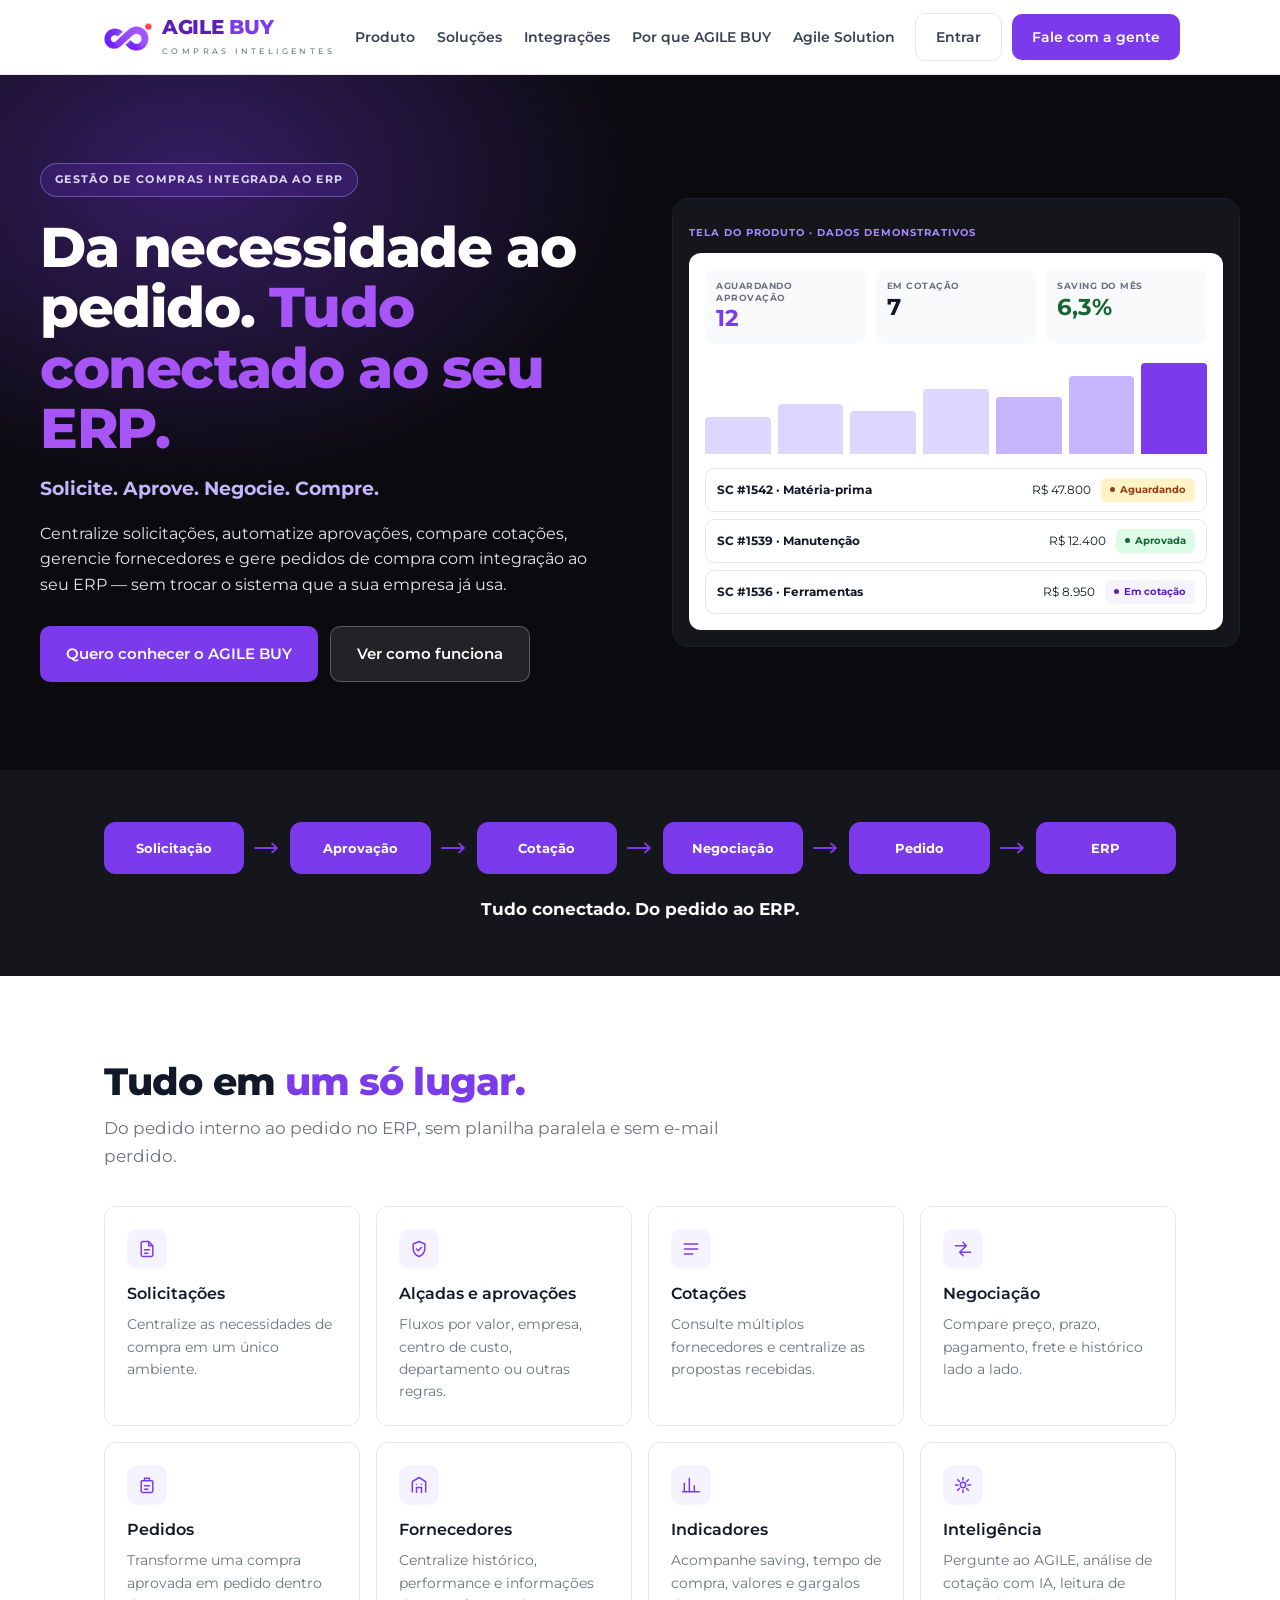
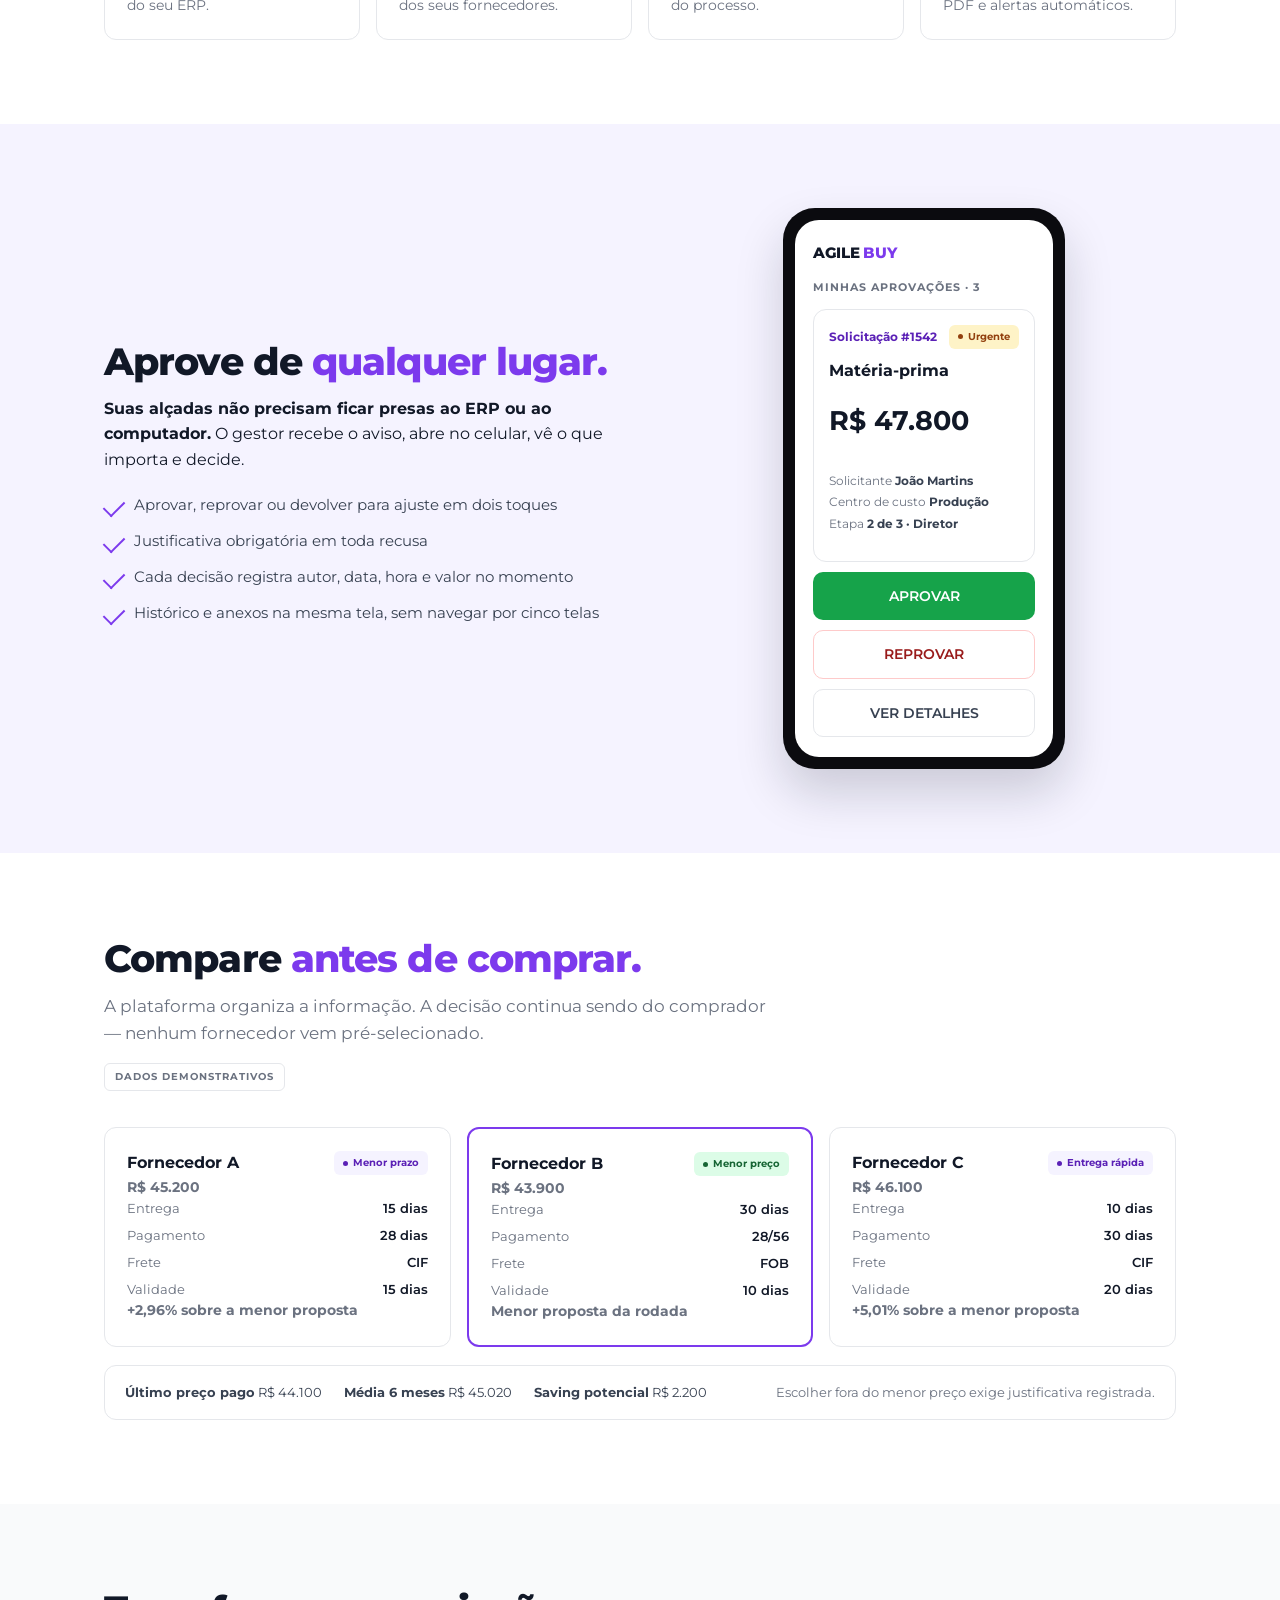
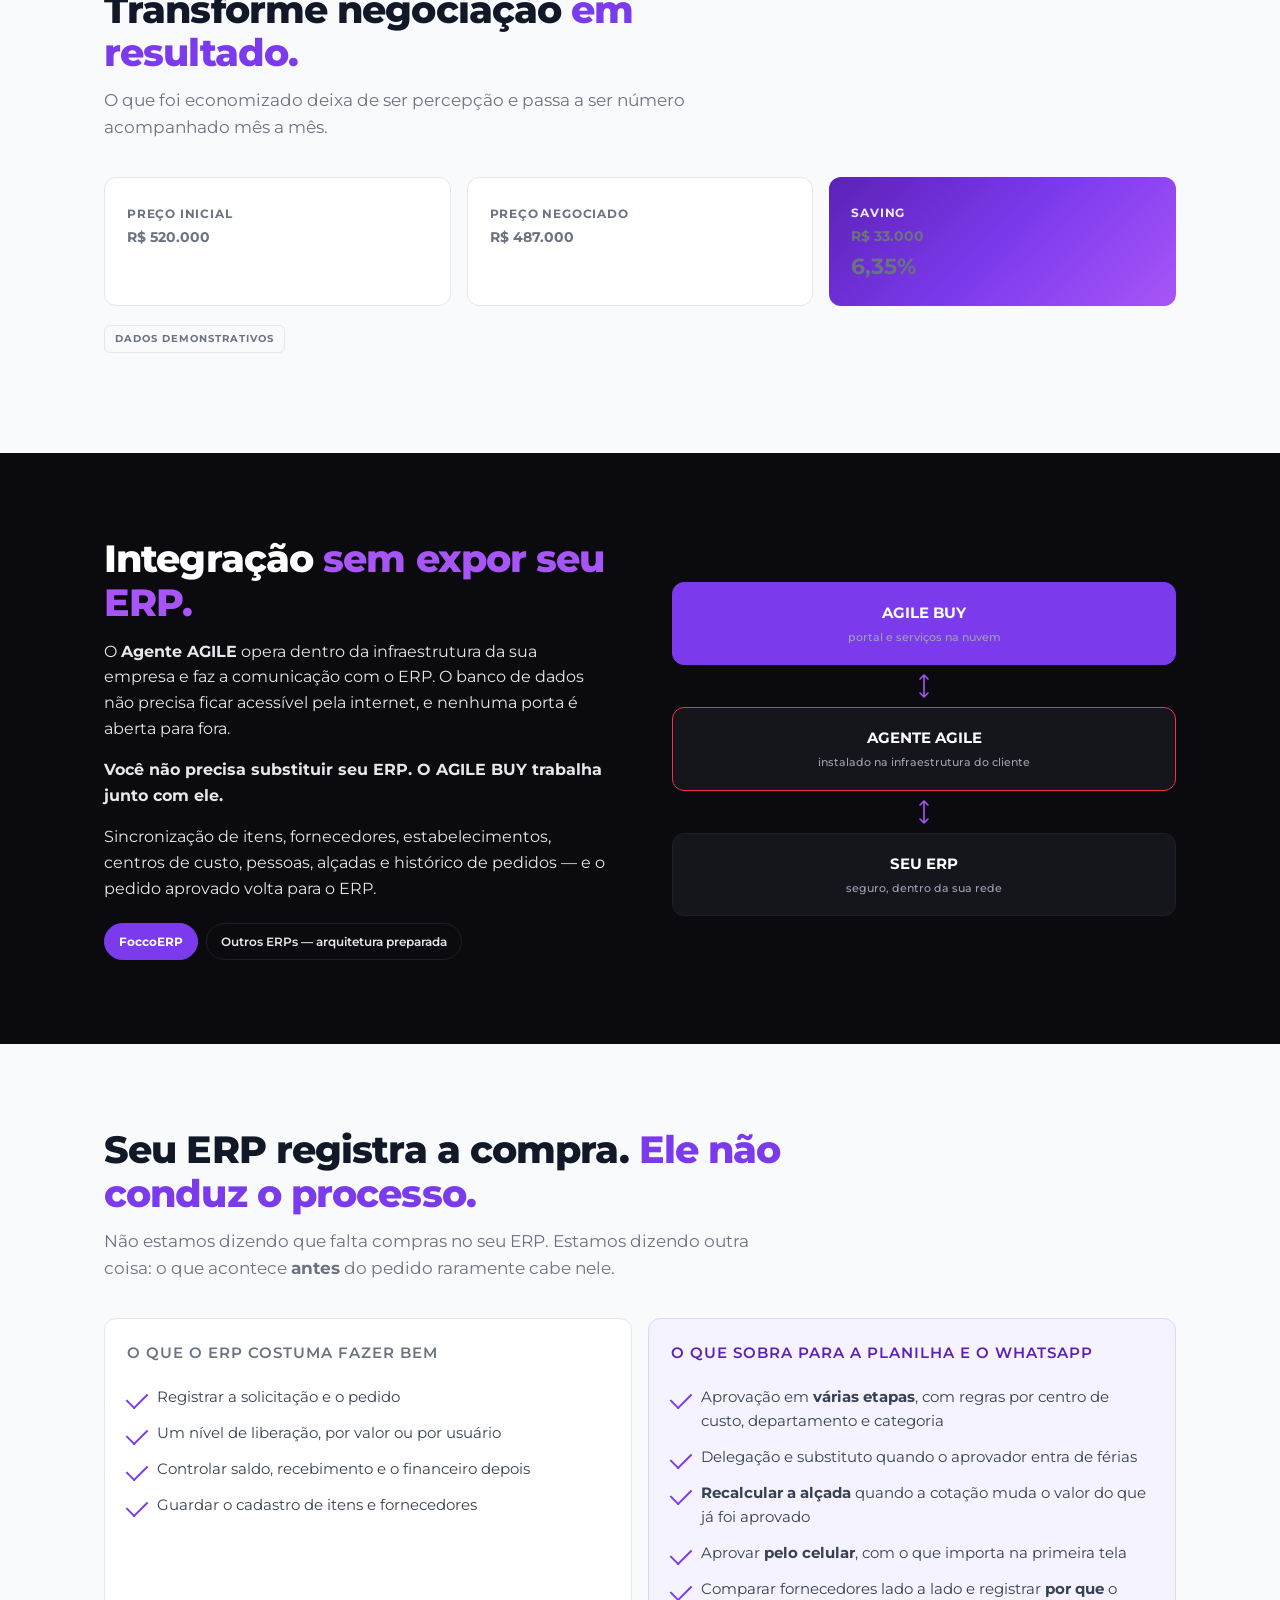
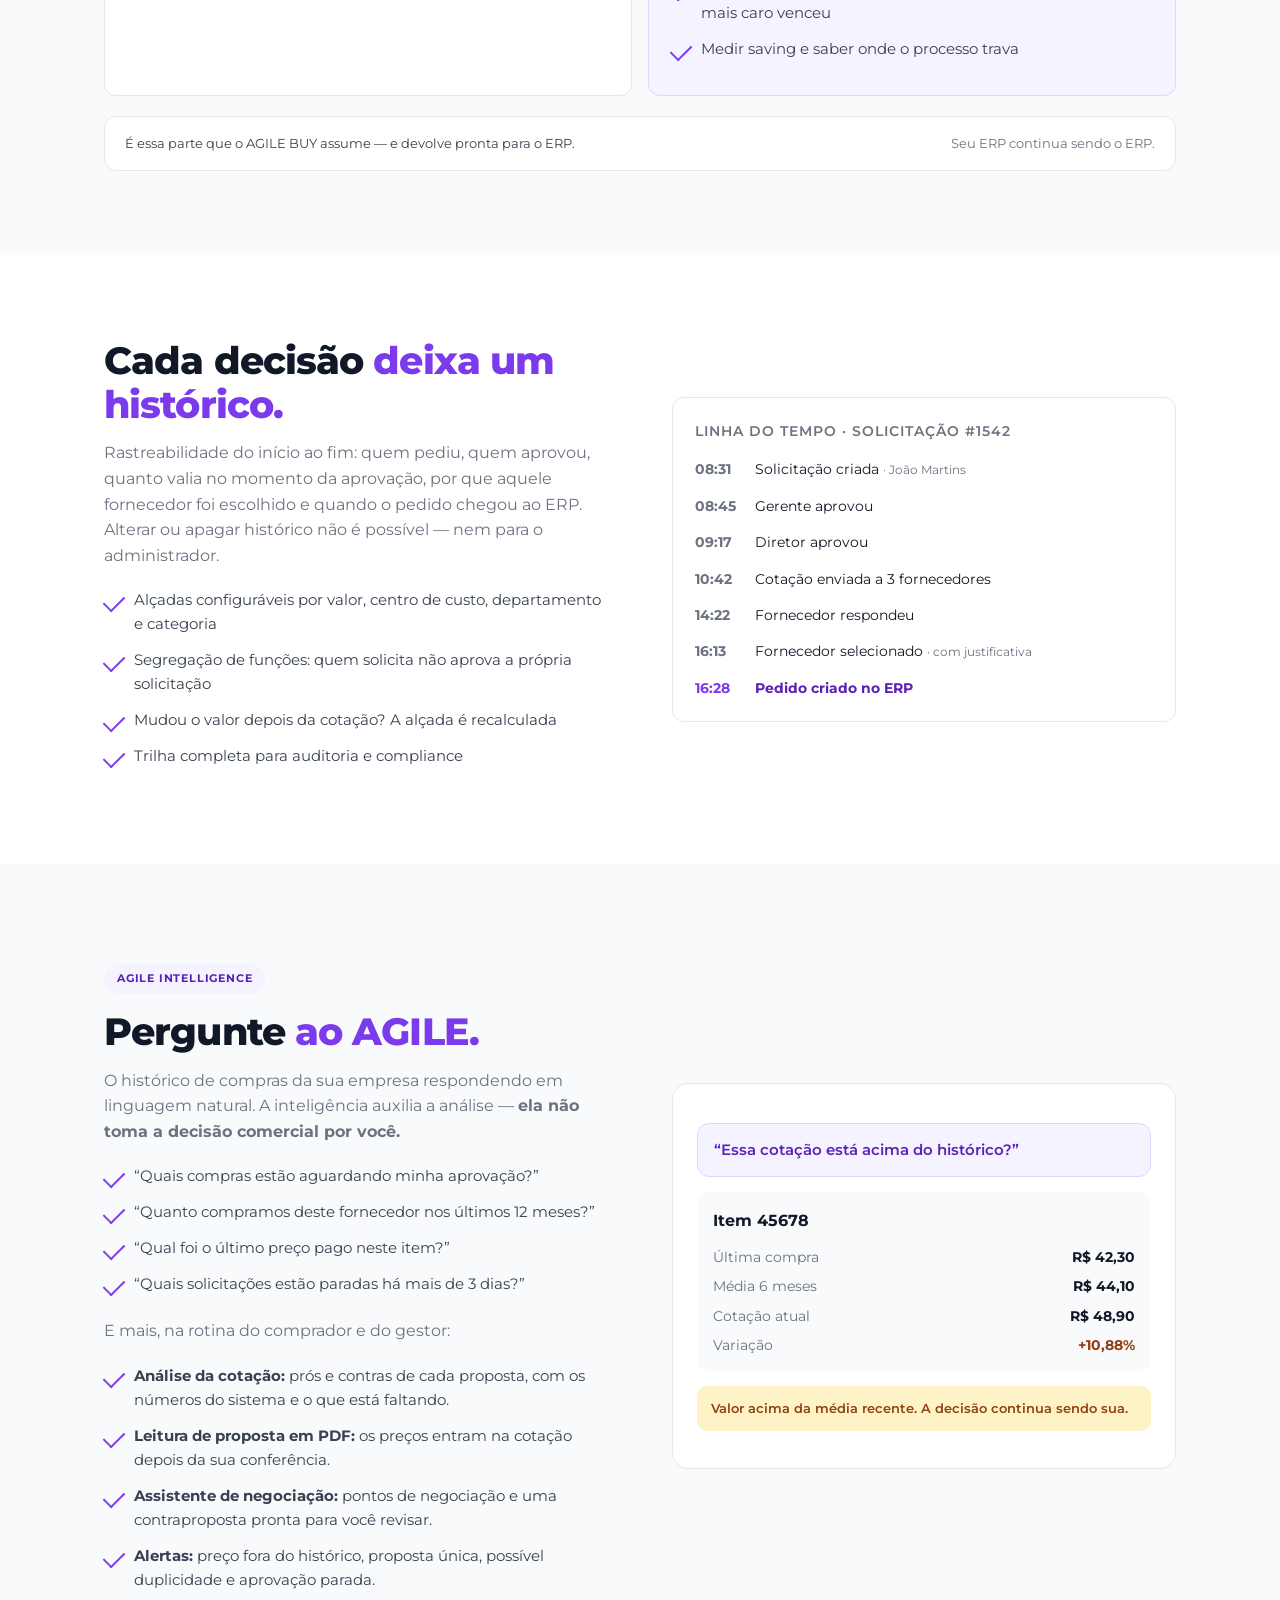
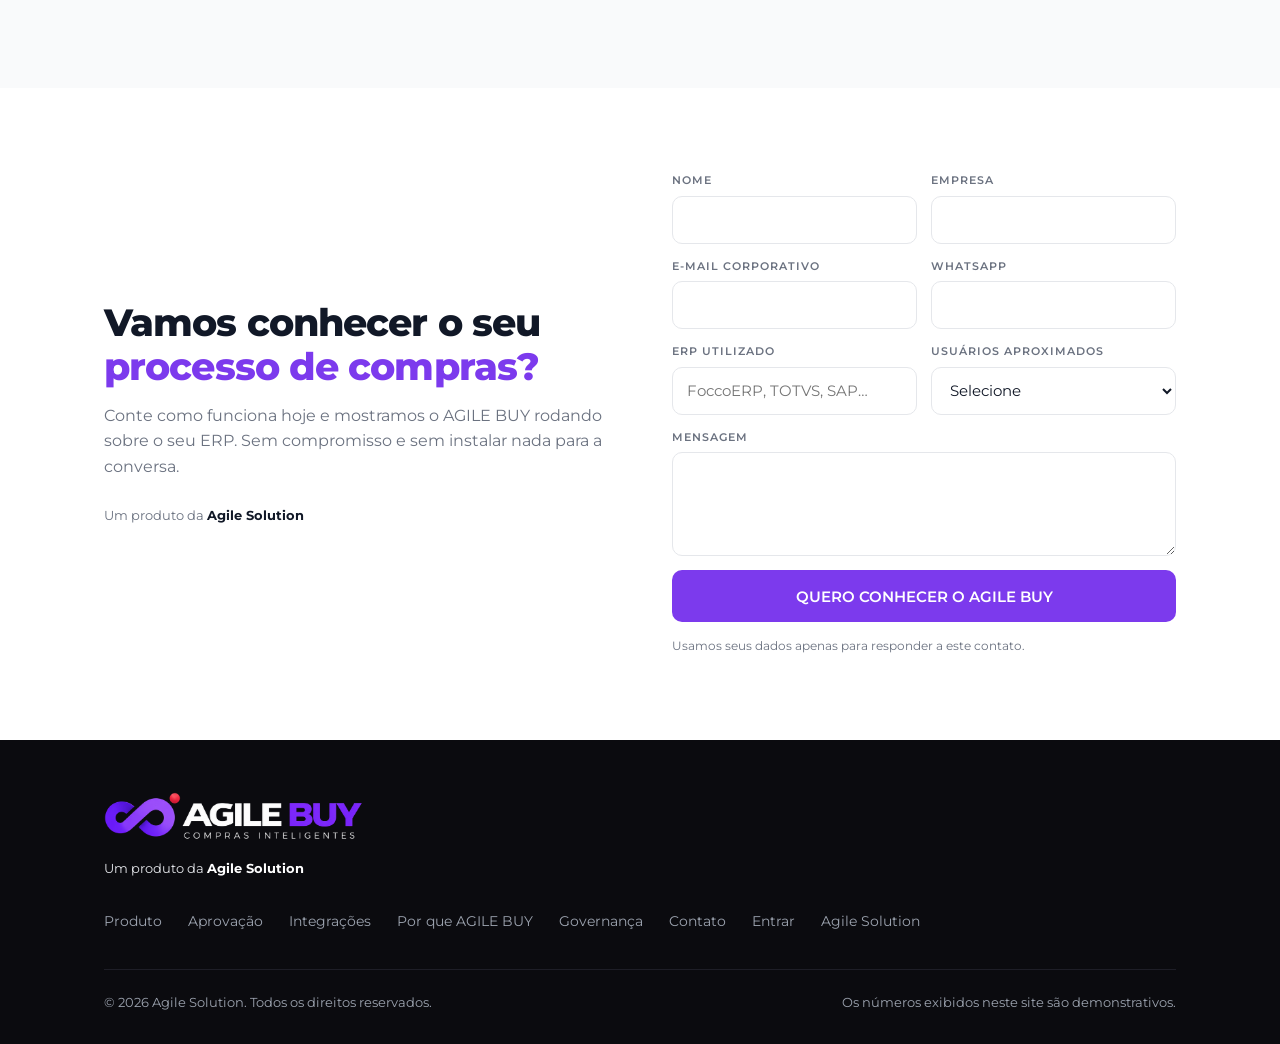
<file: index.html>
<!DOCTYPE html>
<html lang="pt-BR">
<head>
<meta charset="utf-8">
<meta name="viewport" content="width=device-width, initial-scale=1.0">
<title>AGILE BUY | Gestão de Compras Integrada ao ERP</title>
<meta name="description" content="Centralize solicitações, aprovações, cotações, fornecedores e pedidos de compra com integração ao seu ERP. Conheça o AGILE BUY.">
<meta name="keywords" content="gestão de compras, procurement, solicitação de compra, alçada de aprovação, cotação de fornecedores, mapa de cotação, pedido de compra, integração ERP, FoccoERP, saving em compras, suprimentos">
<meta name="robots" content="index, follow, max-image-preview:large">
<meta name="author" content="Agile Solution">
<meta name="theme-color" content="#0b0b0f">
<link rel="canonical" href="https://agilebuy.com.br/">

<link rel="preconnect" href="https://fonts.googleapis.com">
<link rel="preconnect" href="https://fonts.gstatic.com" crossorigin>
<link href="https://fonts.googleapis.com/css2?family=Montserrat:wght@400;500;600;700;800&display=swap" rel="stylesheet">

<!-- Open Graph / WhatsApp / redes -->
<meta property="og:type" content="website">
<meta property="og:site_name" content="AGILE BUY">
<meta property="og:locale" content="pt_BR">
<meta property="og:title" content="AGILE BUY | Gestão de Compras Integrada ao ERP">
<meta property="og:description" content="Da necessidade ao pedido, tudo conectado ao seu ERP. Solicite. Aprove. Negocie. Compre.">
<meta property="og:url" content="https://agilebuy.com.br/">
<meta property="og:image" content="https://agilebuy.com.br/assets/og-image.png">
<!-- secure_url e type nao sao decoracao: ha leitor de previa (o WhatsApp entre eles) que
     ignora a imagem quando nao sabe o tipo de antemao, ou quando so ha a versao http. -->
<meta property="og:image:secure_url" content="https://agilebuy.com.br/assets/og-image.png">
<meta property="og:image:type" content="image/png">
<meta property="og:image:width" content="1200">
<meta property="og:image:height" content="630">
<meta property="og:image:alt" content="AGILE BUY — Compras Inteligentes, um produto da Agile Solution">
<meta name="twitter:card" content="summary_large_image">
<meta name="twitter:title" content="AGILE BUY | Gestão de Compras Integrada ao ERP">
<meta name="twitter:description" content="Da necessidade ao pedido, tudo conectado ao seu ERP.">
<meta name="twitter:image" content="https://agilebuy.com.br/assets/og-image.png">

<link rel="icon" href="assets/favicon.ico" sizes="any">
<link rel="icon" href="assets/favicon.png" type="image/png">
<link rel="apple-touch-icon" href="assets/apple-touch-icon.png">
<link rel="stylesheet" href="styles.css">

<script type="application/ld+json">
{
  "@context": "https://schema.org",
  "@type": "SoftwareApplication",
  "name": "AGILE BUY",
  "applicationCategory": "BusinessApplication",
  "applicationSubCategory": "Procurement",
  "operatingSystem": "Web",
  "url": "https://agilebuy.com.br/",
  "inLanguage": "pt-BR",
  "description": "Plataforma de gestão de compras e procurement integrada ao ERP: solicitações, alçadas de aprovação, cotações, fornecedores, pedidos e indicadores.",
  "publisher": {
    "@type": "Organization",
    "name": "Agile Solution",
    "url": "https://www.agilesolution.com.br/"
  }
}
</script>
</head>

<body>
<a class="pular" href="#conteudo">Pular para o conteúdo</a>

<header class="topo">
  <div class="wrap topo__in">
    <a class="marca" href="/" aria-label="AGILE BUY — página inicial">
      <img class="marca__simbolo" src="assets/simbolo-agilebuy.png" width="48" height="28"
           alt="" decoding="async">
      <span>
        <span class="marca__nome">AGILE <span>BUY</span></span>
        <span class="marca__sub">COMPRAS INTELIGENTES</span>
      </span>
    </a>

    <nav class="topo__nav" id="nav" aria-label="Principal">
      <a href="#produto">Produto</a>
      <a href="#aprovacao">Soluções</a>
      <a href="#erp">Integrações</a>
      <a href="#porque">Por que AGILE BUY</a>
      <a href="https://www.agilesolution.com.br/" rel="noopener">Agile Solution</a>
      <a class="nav__contato" href="#contato">Fale com a gente</a>
      <a class="nav__entrar" href="https://app.agilebuy.com.br/">Entrar no AGILE BUY</a>
    </nav>

    <div class="topo__acoes">
      <button class="menu-botao" type="button" id="menu" aria-label="Abrir menu" aria-expanded="false" aria-controls="nav">
        <svg width="20" height="20" viewBox="0 0 24 24" fill="none" aria-hidden="true">
          <path d="M4 7h16M4 12h16M4 17h16" stroke="currentColor" stroke-width="2" stroke-linecap="round"/>
        </svg>
      </button>
      <a class="btn btn--fantasma" href="https://app.agilebuy.com.br/">Entrar</a>
      <a class="btn btn--primario" href="#contato">Fale com a gente</a>
    </div>
  </div>
</header>

<main id="conteudo">

  <!-- ============================================================ HERO -->
  <section class="hero">
    <div class="wrap hero__in">
      <div>
        <span class="selo">Gestão de compras integrada ao ERP</span>
        <h1>Da necessidade ao pedido. <em>Tudo conectado ao seu ERP.</em></h1>
        <p class="hero__tag">Solicite. Aprove. Negocie. Compre.</p>
        <p class="hero__txt">
          Centralize solicitações, automatize aprovações, compare cotações, gerencie fornecedores
          e gere pedidos de compra com integração ao seu ERP — sem trocar o sistema que a sua
          empresa já usa.
        </p>
        <div class="hero__acoes">
          <a class="btn btn--primario btn--grande" href="#contato">Quero conhecer o AGILE BUY</a>
          <a class="btn btn--claro btn--grande" href="#fluxo">Ver como funciona</a>
        </div>
      </div>

      <div class="painel" aria-hidden="true">
        <p class="painel__cab">TELA DO PRODUTO · DADOS DEMONSTRATIVOS</p>
        <div class="painel__tela">
          <div class="painel__kpis">
            <div class="mini"><span class="mini__r">AGUARDANDO APROVAÇÃO</span><span class="mini__v mini__v--roxo">12</span></div>
            <div class="mini"><span class="mini__r">EM COTAÇÃO</span><span class="mini__v">7</span></div>
            <div class="mini"><span class="mini__r">SAVING DO MÊS</span><span class="mini__v mini__v--verde">6,3%</span></div>
          </div>
          <div class="barras">
            <span style="height:38%"></span><span style="height:52%"></span><span style="height:45%"></span>
            <span style="height:68%"></span><span style="height:59%"></span><span style="height:81%"></span>
            <span style="height:95%"></span>
          </div>
          <div class="linha-sc"><b>SC #1542 · Matéria-prima</b><span>R$ 47.800</span><span class="selo-st selo-st--aguard">Aguardando</span></div>
          <div class="linha-sc"><b>SC #1539 · Manutenção</b><span>R$ 12.400</span><span class="selo-st selo-st--aprov">Aprovada</span></div>
          <div class="linha-sc"><b>SC #1536 · Ferramentas</b><span>R$ 8.950</span><span class="selo-st selo-st--cot">Em cotação</span></div>
        </div>
      </div>
    </div>
  </section>

  <!-- ============================================================ FLUXO -->
  <section class="fluxo" id="fluxo">
    <div class="wrap">
      <div class="fluxo__trilha" id="trilha">
        <div class="etapa">Solicitação</div>
        <svg class="fluxo__seta" width="26" height="12" viewBox="0 0 26 12" fill="none" aria-hidden="true"><path d="M1 6h22m-5-4.5L23 6l-5 4.5" stroke="currentColor" stroke-width="1.8" stroke-linecap="round" stroke-linejoin="round"/></svg>
        <div class="etapa">Aprovação</div>
        <svg class="fluxo__seta" width="26" height="12" viewBox="0 0 26 12" fill="none" aria-hidden="true"><path d="M1 6h22m-5-4.5L23 6l-5 4.5" stroke="currentColor" stroke-width="1.8" stroke-linecap="round" stroke-linejoin="round"/></svg>
        <div class="etapa">Cotação</div>
        <svg class="fluxo__seta" width="26" height="12" viewBox="0 0 26 12" fill="none" aria-hidden="true"><path d="M1 6h22m-5-4.5L23 6l-5 4.5" stroke="currentColor" stroke-width="1.8" stroke-linecap="round" stroke-linejoin="round"/></svg>
        <div class="etapa">Negociação</div>
        <svg class="fluxo__seta" width="26" height="12" viewBox="0 0 26 12" fill="none" aria-hidden="true"><path d="M1 6h22m-5-4.5L23 6l-5 4.5" stroke="currentColor" stroke-width="1.8" stroke-linecap="round" stroke-linejoin="round"/></svg>
        <div class="etapa">Pedido</div>
        <svg class="fluxo__seta" width="26" height="12" viewBox="0 0 26 12" fill="none" aria-hidden="true"><path d="M1 6h22m-5-4.5L23 6l-5 4.5" stroke="currentColor" stroke-width="1.8" stroke-linecap="round" stroke-linejoin="round"/></svg>
        <div class="etapa">ERP</div>
      </div>
      <p class="fluxo__fim">Tudo conectado. Do pedido ao ERP.</p>
    </div>
  </section>

  <!-- ============================================================ CARDS -->
  <section class="secao" id="produto">
    <div class="wrap">
      <div class="secao__cab">
        <h2>Tudo em <em>um só lugar.</em></h2>
        <p>Do pedido interno ao pedido no ERP, sem planilha paralela e sem e-mail perdido.</p>
      </div>
      <div class="grade grade--4">
        <article class="card"><div class="card__ico"><svg width="20" height="20" viewBox="0 0 24 24" fill="none" aria-hidden="true"><path d="M14 3H7a2 2 0 0 0-2 2v14a2 2 0 0 0 2 2h10a2 2 0 0 0 2-2V8zM14 3v5h5M9 13h6M9 17h4" stroke="#7c3aed" stroke-width="1.8" stroke-linecap="round" stroke-linejoin="round"/></svg></div><h3>Solicitações</h3><p>Centralize as necessidades de compra em um único ambiente.</p></article>
        <article class="card"><div class="card__ico"><svg width="20" height="20" viewBox="0 0 24 24" fill="none" aria-hidden="true"><path d="M12 3l7 3v5c0 4.5-3 8.3-7 10-4-1.7-7-5.5-7-10V6z" stroke="#7c3aed" stroke-width="1.8" stroke-linejoin="round"/><path d="M9 12l2 2 4-4" stroke="#7c3aed" stroke-width="1.8" stroke-linecap="round" stroke-linejoin="round"/></svg></div><h3>Alçadas e aprovações</h3><p>Fluxos por valor, empresa, centro de custo, departamento ou outras regras.</p></article>
        <article class="card"><div class="card__ico"><svg width="20" height="20" viewBox="0 0 24 24" fill="none" aria-hidden="true"><path d="M4 6h16M4 12h16M4 18h10" stroke="#7c3aed" stroke-width="1.8" stroke-linecap="round"/></svg></div><h3>Cotações</h3><p>Consulte múltiplos fornecedores e centralize as propostas recebidas.</p></article>
        <article class="card"><div class="card__ico"><svg width="20" height="20" viewBox="0 0 24 24" fill="none" aria-hidden="true"><path d="M3 8h13m-4-4 4 4-4 4M21 16H8m4 4-4-4 4-4" stroke="#7c3aed" stroke-width="1.8" stroke-linecap="round" stroke-linejoin="round"/></svg></div><h3>Negociação</h3><p>Compare preço, prazo, pagamento, frete e histórico lado a lado.</p></article>
        <article class="card"><div class="card__ico"><svg width="20" height="20" viewBox="0 0 24 24" fill="none" aria-hidden="true"><path d="M9 4h6v3H9zM6 7h12a1 1 0 0 1 1 1v11a2 2 0 0 1-2 2H7a2 2 0 0 1-2-2V8a1 1 0 0 1 1-1z" stroke="#7c3aed" stroke-width="1.8" stroke-linejoin="round"/><path d="M9 13h6M9 17h4" stroke="#7c3aed" stroke-width="1.8" stroke-linecap="round"/></svg></div><h3>Pedidos</h3><p>Transforme uma compra aprovada em pedido dentro do seu ERP.</p></article>
        <article class="card"><div class="card__ico"><svg width="20" height="20" viewBox="0 0 24 24" fill="none" aria-hidden="true"><path d="M4 21V8l8-5 8 5v13" stroke="#7c3aed" stroke-width="1.8" stroke-linejoin="round"/><path d="M9 21v-6h6v6M9 11h.01M15 11h.01" stroke="#7c3aed" stroke-width="1.8" stroke-linecap="round"/></svg></div><h3>Fornecedores</h3><p>Centralize histórico, performance e informações dos seus fornecedores.</p></article>
        <article class="card"><div class="card__ico"><svg width="20" height="20" viewBox="0 0 24 24" fill="none" aria-hidden="true"><path d="M4 20V10M10 20V4M16 20v-7M22 20H2" stroke="#7c3aed" stroke-width="1.8" stroke-linecap="round"/></svg></div><h3>Indicadores</h3><p>Acompanhe saving, tempo de compra, valores e gargalos do processo.</p></article>
        <article class="card"><div class="card__ico"><svg width="20" height="20" viewBox="0 0 24 24" fill="none" aria-hidden="true"><path d="M12 3v3M12 18v3M3 12h3M18 12h3M5.6 5.6l2.1 2.1M16.3 16.3l2.1 2.1M18.4 5.6l-2.1 2.1M7.7 16.3l-2.1 2.1" stroke="#7c3aed" stroke-width="1.8" stroke-linecap="round"/><circle cx="12" cy="12" r="3.2" stroke="#7c3aed" stroke-width="1.8"/></svg></div><h3>Inteligência</h3><p>Pergunte ao AGILE, análise de cotação com IA, leitura de PDF e alertas automáticos.</p></article>
      </div>
    </div>
  </section>

  <!-- ============================================================ MOBILE -->
  <section class="secao secao--lilas" id="aprovacao">
    <div class="wrap dupla">
      <div>
        <h2>Aprove de <em>qualquer lugar.</em></h2>
        <p class="secao__cab" style="margin:12px 0 0"><strong>Suas alçadas não precisam ficar presas ao ERP ou ao computador.</strong> O gestor recebe o aviso, abre no celular, vê o que importa e decide.</p>
        <ul class="lista">
          <li>Aprovar, reprovar ou devolver para ajuste em dois toques</li>
          <li>Justificativa obrigatória em toda recusa</li>
          <li>Cada decisão registra autor, data, hora e valor no momento</li>
          <li>Histórico e anexos na mesma tela, sem navegar por cinco telas</li>
        </ul>
      </div>

      <div class="celular" aria-hidden="true">
        <div class="celular__tela">
          <span class="marca__nome" style="font-size:15px">AGILE <span>BUY</span></span>
          <p class="celular__cab">MINHAS APROVAÇÕES · 3</p>
          <div class="aprov">
            <div class="aprov__n"><b>Solicitação #1542</b><span class="selo-st selo-st--aguard">Urgente</span></div>
            <p class="aprov__t">Matéria-prima</p>
            <p class="aprov__v">R$ 47.800</p>
            <p class="aprov__d">Solicitante <b>João Martins</b><br>Centro de custo <b>Produção</b><br>Etapa <b>2 de 3 · Diretor</b></p>
          </div>
          <span class="btn btn--aprovar">APROVAR</span>
          <span class="btn btn--reprovar">REPROVAR</span>
          <span class="btn btn--fantasma">VER DETALHES</span>
        </div>
      </div>
    </div>
  </section>

  <!-- ============================================================ COTAÇÕES -->
  <section class="secao">
    <div class="wrap">
      <div class="secao__cab">
        <h2>Compare <em>antes de comprar.</em></h2>
        <p>A plataforma organiza a informação. A decisão continua sendo do comprador — nenhum fornecedor vem pré-selecionado.</p>
        <p style="margin-top:14px"><span class="demo">Dados demonstrativos</span></p>
      </div>

      <div class="grade grade--3">
        <article class="card proposta">
          <div class="proposta__topo"><span class="proposta__nome">Fornecedor A</span><span class="selo-st selo-st--cot">Menor prazo</span></div>
          <p class="proposta__preco">R$ 45.200</p>
          <dl><dt>Entrega</dt><dd>15 dias</dd><dt>Pagamento</dt><dd>28 dias</dd><dt>Frete</dt><dd>CIF</dd><dt>Validade</dt><dd>15 dias</dd></dl>
          <p class="proposta__var proposta__var--alta">+2,96% sobre a menor proposta</p>
        </article>
        <article class="card proposta proposta--menor">
          <div class="proposta__topo"><span class="proposta__nome">Fornecedor B</span><span class="selo-st selo-st--aprov">Menor preço</span></div>
          <p class="proposta__preco">R$ 43.900</p>
          <dl><dt>Entrega</dt><dd>30 dias</dd><dt>Pagamento</dt><dd>28/56</dd><dt>Frete</dt><dd>FOB</dd><dt>Validade</dt><dd>10 dias</dd></dl>
          <p class="proposta__var proposta__var--baixa">Menor proposta da rodada</p>
        </article>
        <article class="card proposta">
          <div class="proposta__topo"><span class="proposta__nome">Fornecedor C</span><span class="selo-st selo-st--cot">Entrega rápida</span></div>
          <p class="proposta__preco">R$ 46.100</p>
          <dl><dt>Entrega</dt><dd>10 dias</dd><dt>Pagamento</dt><dd>30 dias</dd><dt>Frete</dt><dd>CIF</dd><dt>Validade</dt><dd>20 dias</dd></dl>
          <p class="proposta__var proposta__var--alta">+5,01% sobre a menor proposta</p>
        </article>
      </div>

      <div class="regua">
        <span><strong>Último preço pago</strong> R$ 44.100</span>
        <span><strong>Média 6 meses</strong> R$ 45.020</span>
        <span><strong>Saving potencial</strong> R$ 2.200</span>
        <span style="margin-left:auto;color:var(--buy-text-2)">Escolher fora do menor preço exige justificativa registrada.</span>
      </div>
    </div>
  </section>

  <!-- ============================================================ SAVING -->
  <section class="secao secao--cinza">
    <div class="wrap">
      <div class="secao__cab">
        <h2>Transforme negociação <em>em resultado.</em></h2>
        <p>O que foi economizado deixa de ser percepção e passa a ser número acompanhado mês a mês.</p>
      </div>
      <div class="saving">
        <div class="card"><span class="saving__d">PREÇO INICIAL</span><p class="saving__n">R$ 520.000</p></div>
        <div class="card"><span class="saving__d">PREÇO NEGOCIADO</span><p class="saving__n">R$ 487.000</p></div>
        <div class="card saving__card--destaque"><span class="saving__d">SAVING</span><p class="saving__n">R$ 33.000</p><p class="saving__n" style="font-size:22px;margin-top:2px">6,35%</p></div>
      </div>
      <p style="margin-top:18px"><span class="demo">Dados demonstrativos</span></p>
    </div>
  </section>

  <!-- ============================================================ ERP + AGENTE -->
  <section class="secao secao--escura" id="erp">
    <div class="wrap dupla">
      <div>
        <h2>Integração <em>sem expor seu ERP.</em></h2>
        <p style="margin-top:14px">
          O <strong>Agente AGILE</strong> opera dentro da infraestrutura da sua empresa e faz a
          comunicação com o ERP. O banco de dados não precisa ficar acessível pela internet, e
          nenhuma porta é aberta para fora.
        </p>
        <p style="margin-top:14px"><strong>Você não precisa substituir seu ERP. O AGILE BUY trabalha junto com ele.</strong></p>
        <p style="margin-top:14px">Sincronização de itens, fornecedores, estabelecimentos, centros de custo, pessoas, alçadas e histórico de pedidos — e o pedido aprovado volta para o ERP.</p>
        <div class="marcas">
          <span class="chip chip--forte">FoccoERP</span>
          <span class="chip">Outros ERPs — arquitetura preparada</span>
        </div>
      </div>

      <div class="camadas" aria-hidden="true">
        <div class="camada camada--buy">AGILE BUY<small>portal e serviços na nuvem</small></div>
        <svg class="camadas__seta" width="12" height="26" viewBox="0 0 12 26" fill="none"><path d="M6 2v22M2 6l4-4 4 4M2 20l4 4 4-4" stroke="currentColor" stroke-width="1.6" stroke-linecap="round" stroke-linejoin="round"/></svg>
        <div class="camada camada--agente">AGENTE AGILE<small>instalado na infraestrutura do cliente</small></div>
        <svg class="camadas__seta" width="12" height="26" viewBox="0 0 12 26" fill="none"><path d="M6 2v22M2 6l4-4 4 4M2 20l4 4 4-4" stroke="currentColor" stroke-width="1.6" stroke-linecap="round" stroke-linejoin="round"/></svg>
        <div class="camada">SEU ERP<small>seguro, dentro da sua rede</small></div>
      </div>
    </div>
  </section>

  <!-- ============================================================ POR QUE NÃO BASTA O ERP -->
  <section class="secao secao--cinza" id="porque">
    <div class="wrap">
      <div class="secao__cab">
        <h2>Seu ERP registra a compra. <em>Ele não conduz o processo.</em></h2>
        <p>Não estamos dizendo que falta compras no seu ERP. Estamos dizendo outra coisa: o que
          acontece <strong>antes</strong> do pedido raramente cabe nele.</p>
      </div>

      <div class="grade grade--2">
        <div class="card">
          <h3 style="font-size:15px;letter-spacing:1px;text-transform:uppercase;color:var(--buy-text-2);margin-bottom:16px">O que o ERP costuma fazer bem</h3>
          <ul class="lista">
            <li>Registrar a solicitação e o pedido</li>
            <li>Um nível de liberação, por valor ou por usuário</li>
            <li>Controlar saldo, recebimento e o financeiro depois</li>
            <li>Guardar o cadastro de itens e fornecedores</li>
          </ul>
        </div>

        <div class="card" style="border-color:var(--buy-primary-soft);background:var(--buy-primary-light)">
          <h3 style="font-size:15px;letter-spacing:1px;text-transform:uppercase;color:var(--buy-primary-dark);margin-bottom:16px">O que sobra para a planilha e o WhatsApp</h3>
          <ul class="lista">
            <li>Aprovação em <strong>várias etapas</strong>, com regras por centro de custo, departamento e categoria</li>
            <li>Delegação e substituto quando o aprovador entra de férias</li>
            <li><strong>Recalcular a alçada</strong> quando a cotação muda o valor do que já foi aprovado</li>
            <li>Aprovar <strong>pelo celular</strong>, com o que importa na primeira tela</li>
            <li>Comparar fornecedores lado a lado e registrar <strong>por que</strong> o mais caro venceu</li>
            <li>Medir saving e saber onde o processo trava</li>
          </ul>
        </div>
      </div>

      <div class="regua" style="margin-top:20px">
        <span>É essa parte que o AGILE BUY assume — e devolve pronta para o ERP.</span>
        <span style="margin-left:auto;color:var(--buy-text-2)">Seu ERP continua sendo o ERP.</span>
      </div>
    </div>
  </section>

  <!-- ============================================================ GOVERNANÇA -->
  <section class="secao" id="governanca">
    <div class="wrap dupla">
      <div>
        <h2>Cada decisão <em>deixa um histórico.</em></h2>
        <p style="margin-top:14px;color:var(--buy-text-2)">
          Rastreabilidade do início ao fim: quem pediu, quem aprovou, quanto valia no momento da
          aprovação, por que aquele fornecedor foi escolhido e quando o pedido chegou ao ERP.
          Alterar ou apagar histórico não é possível — nem para o administrador.
        </p>
        <ul class="lista">
          <li>Alçadas configuráveis por valor, centro de custo, departamento e categoria</li>
          <li>Segregação de funções: quem solicita não aprova a própria solicitação</li>
          <li>Mudou o valor depois da cotação? A alçada é recalculada</li>
          <li>Trilha completa para auditoria e compliance</li>
        </ul>
      </div>

      <div class="card">
        <h3 style="margin-bottom:16px;font-size:14px;letter-spacing:1px;color:var(--buy-text-2)">LINHA DO TEMPO · SOLICITAÇÃO #1542</h3>
        <ol style="margin:0;padding:0;list-style:none;font-size:14px">
          <li style="display:flex;gap:14px;padding-bottom:14px"><b style="color:var(--buy-text-2);min-width:46px">08:31</b><span>Solicitação criada <small style="color:var(--buy-text-2)">· João Martins</small></span></li>
          <li style="display:flex;gap:14px;padding-bottom:14px"><b style="color:var(--buy-text-2);min-width:46px">08:45</b><span>Gerente aprovou</span></li>
          <li style="display:flex;gap:14px;padding-bottom:14px"><b style="color:var(--buy-text-2);min-width:46px">09:17</b><span>Diretor aprovou</span></li>
          <li style="display:flex;gap:14px;padding-bottom:14px"><b style="color:var(--buy-text-2);min-width:46px">10:42</b><span>Cotação enviada a 3 fornecedores</span></li>
          <li style="display:flex;gap:14px;padding-bottom:14px"><b style="color:var(--buy-text-2);min-width:46px">14:22</b><span>Fornecedor respondeu</span></li>
          <li style="display:flex;gap:14px;padding-bottom:14px"><b style="color:var(--buy-text-2);min-width:46px">16:13</b><span>Fornecedor selecionado <small style="color:var(--buy-text-2)">· com justificativa</small></span></li>
          <li style="display:flex;gap:14px"><b style="color:var(--buy-primary);min-width:46px">16:28</b><span style="font-weight:700;color:var(--buy-primary-dark)">Pedido criado no ERP</span></li>
        </ol>
      </div>
    </div>
  </section>

  <!-- ============================================================ IA -->
  <section class="secao secao--cinza" id="ia">
    <div class="wrap dupla">
      <div>
        <p><span class="evolucao evolucao--ia">AGILE Intelligence</span></p>
        <h2 style="margin-top:14px">Pergunte <em>ao AGILE.</em></h2>
        <p style="margin-top:14px;color:var(--buy-text-2)">
          O histórico de compras da sua empresa respondendo em linguagem natural. A inteligência
          auxilia a análise — <strong>ela não toma a decisão comercial por você.</strong>
        </p>
        <ul class="lista">
          <li>“Quais compras estão aguardando minha aprovação?”</li>
          <li>“Quanto compramos deste fornecedor nos últimos 12 meses?”</li>
          <li>“Qual foi o último preço pago neste item?”</li>
          <li>“Quais solicitações estão paradas há mais de 3 dias?”</li>
        </ul>
        <p style="margin-top:22px;color:var(--buy-text-2)">
          E mais, na rotina do comprador e do gestor:
        </p>
        <ul class="lista">
          <li><strong>Análise da cotação:</strong> prós e contras de cada proposta, com os números do sistema e o que está faltando.</li>
          <li><strong>Leitura de proposta em PDF:</strong> os preços entram na cotação depois da sua conferência.</li>
          <li><strong>Assistente de negociação:</strong> pontos de negociação e uma contraproposta pronta para você revisar.</li>
          <li><strong>Alertas:</strong> preço fora do histórico, proposta única, possível duplicidade e aprovação parada.</li>
        </ul>
      </div>

      <div class="ia">
        <p class="ia__p">“Essa cotação está acima do histórico?”</p>
        <div class="ia__r">
          <p style="margin:0 0 12px;font-weight:700">Item 45678</p>
          <dl>
            <dt>Última compra</dt><dd>R$ 42,30</dd>
            <dt>Média 6 meses</dt><dd>R$ 44,10</dd>
            <dt>Cotação atual</dt><dd>R$ 48,90</dd>
            <dt>Variação</dt><dd style="color:var(--buy-warning-fg)">+10,88%</dd>
          </dl>
        </div>
        <p class="ia__alerta">Valor acima da média recente. A decisão continua sendo sua.</p>
      </div>
    </div>
  </section>

  <!-- ============================================================ CONTATO -->
  <section class="secao" id="contato">
    <div class="wrap dupla">
      <div>
        <h2>Vamos conhecer o seu <em>processo de compras?</em></h2>
        <p style="margin-top:14px;color:var(--buy-text-2)">
          Conte como funciona hoje e mostramos o AGILE BUY rodando sobre o seu ERP. Sem compromisso
          e sem instalar nada para a conversa.
        </p>
        <div class="rodape__mae" style="margin-top:26px">
          <span class="rodape__assin" style="color:var(--buy-text-2)">Um produto da <strong style="color:var(--buy-text)">Agile Solution</strong></span>
        </div>
      </div>

      <!-- O envio e feito por JavaScript para a NOSSA api (ver script.js). O `action` fica como
           caminho de quem esta sem JavaScript, e `data-fallback` e a segunda camada quando a
           nossa API nao responde. Terceira camada: o e-mail da propria pessoa, ja preenchido. -->
      <form class="form" method="POST"
            action="https://formsubmit.co/suporte@agilesolution.com.br"
            data-fallback="https://formsubmit.co/suporte@agilesolution.com.br">
        <input type="hidden" name="_subject" value="AGILE BUY — novo contato pelo site">
        <input type="hidden" name="_captcha" value="true">
        <input type="hidden" name="_template" value="table">
        <input type="hidden" name="_next" value="https://agilebuy.com.br/obrigado.html">
        <input type="text" name="_honey" style="display:none" tabindex="-1" autocomplete="off" aria-hidden="true">

        <div class="campo"><label for="nome">Nome</label><input id="nome" name="Nome" type="text" required autocomplete="name"></div>
        <div class="campo"><label for="empresa">Empresa</label><input id="empresa" name="Empresa" type="text" required autocomplete="organization"></div>
        <div class="campo"><label for="email">E-mail corporativo</label><input id="email" name="E-mail" type="email" required autocomplete="email"></div>
        <div class="campo"><label for="whats">WhatsApp</label><input id="whats" name="WhatsApp" type="tel" autocomplete="tel"></div>
        <div class="campo"><label for="erp">ERP utilizado</label><input id="erp" name="ERP" type="text" placeholder="FoccoERP, TOTVS, SAP…"></div>
        <div class="campo">
          <label for="usuarios">Usuários aproximados</label>
          <select id="usuarios" name="Usuarios">
            <option value="">Selecione</option><option>Até 10</option><option>11 a 50</option>
            <option>51 a 200</option><option>Mais de 200</option>
          </select>
        </div>
        <div class="campo campo--largo"><label for="msg">Mensagem</label><textarea id="msg" name="Mensagem" rows="4"></textarea></div>
        <button class="btn btn--primario btn--grande" type="submit">QUERO CONHECER O AGILE BUY</button>
        <p class="form__nota">Usamos seus dados apenas para responder a este contato.</p>
      </form>
    </div>
  </section>
</main>

<footer class="rodape">
  <div class="wrap">
    <div class="rodape__in">
      <div>
        <img class="rodape__logo" src="assets/logo-agilebuy.png" width="260" height="48"
             alt="AGILE BUY — Compras Inteligentes" decoding="async">
        <div class="rodape__mae">
          <span class="rodape__assin">Um produto da <strong style="color:#fff">Agile Solution</strong></span>
        </div>
      </div>

      <nav class="rodape__nav" aria-label="Rodapé">
        <a href="#produto">Produto</a>
        <a href="#aprovacao">Aprovação</a>
        <a href="#erp">Integrações</a>
        <a href="#porque">Por que AGILE BUY</a>
        <a href="#governanca">Governança</a>
        <a href="#contato">Contato</a>
        <a href="https://app.agilebuy.com.br/">Entrar</a>
        <a href="https://www.agilesolution.com.br/" rel="noopener">Agile Solution</a>
      </nav>
    </div>

    <div class="rodape__fim">
      <span>© <span id="ano">2026</span> Agile Solution. Todos os direitos reservados.</span>
      <span>Os números exibidos neste site são demonstrativos.</span>
    </div>
  </div>
</footer>

<script src="script.js" defer></script>
</body>
</html>
</file>
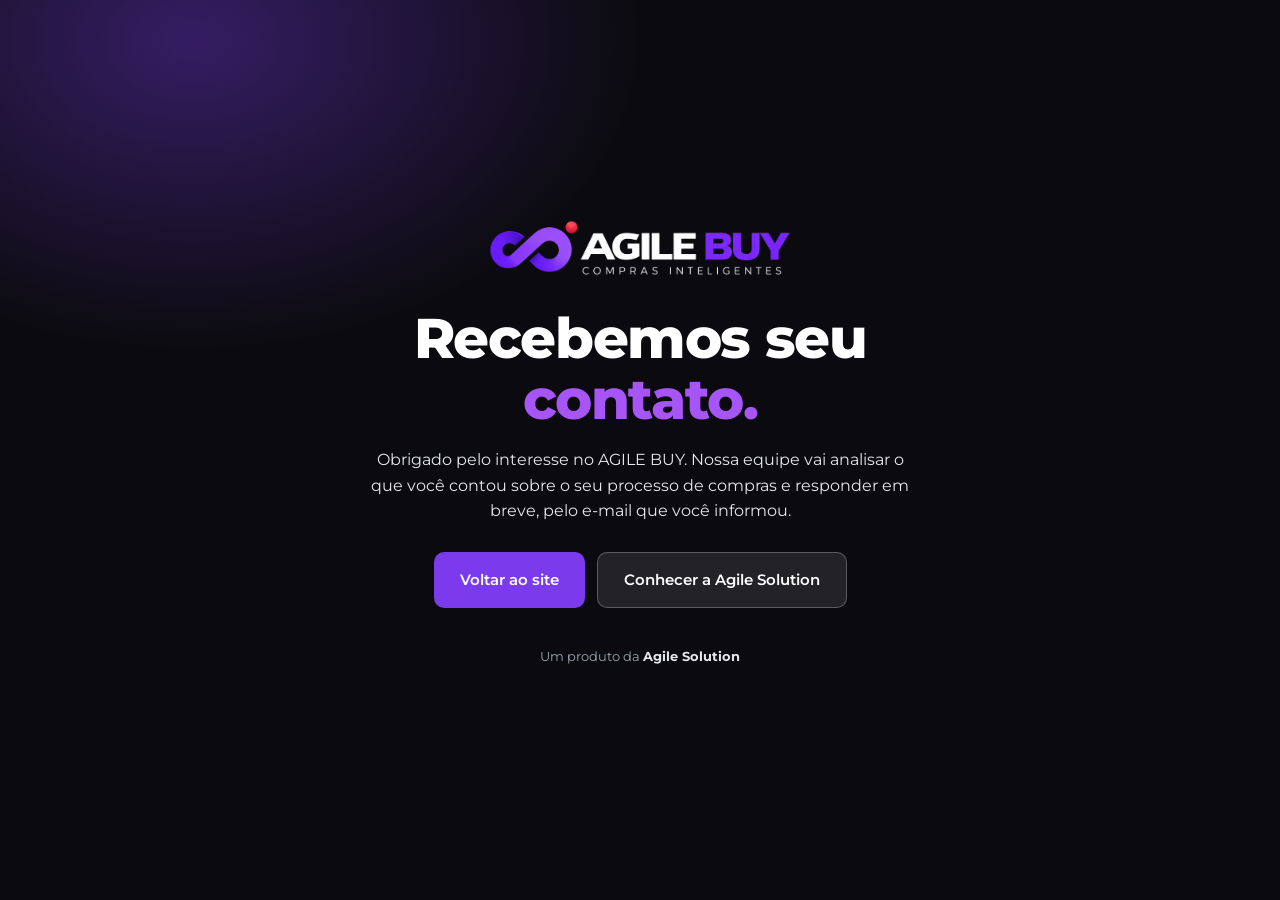
<file: obrigado.html>
<!DOCTYPE html>
<html lang="pt-BR">
<head>
<meta charset="utf-8">
<meta name="viewport" content="width=device-width, initial-scale=1.0">
<title>Recebemos seu contato | AGILE BUY</title>
<meta name="description" content="Recebemos seu contato. A equipe da Agile Solution responde em breve.">
<meta name="robots" content="noindex, follow">
<meta name="theme-color" content="#0b0b0f">
<link rel="canonical" href="https://agilebuy.com.br/obrigado.html">
<link rel="preconnect" href="https://fonts.googleapis.com">
<link rel="preconnect" href="https://fonts.gstatic.com" crossorigin>
<link href="https://fonts.googleapis.com/css2?family=Montserrat:wght@400;500;600;700;800&display=swap" rel="stylesheet">
<link rel="icon" href="assets/favicon.png" type="image/png">
<link rel="stylesheet" href="styles.css">
</head>

<body>
<main id="conteudo">
  <section class="hero" style="min-height:100vh;display:flex;align-items:center">
    <div class="wrap" style="text-align:center;max-width:680px">
      <!-- O lockup oficial inteiro: esta pagina e escura, que e onde ele foi feito para viver.
           No cabecalho do site, que e branco, usa-se so o simbolo. -->
      <img src="assets/logo-agilebuy.png" width="300" height="56"
           alt="AGILE BUY — Compras Inteligentes"
           style="height:56px;width:auto;margin:0 auto;display:block">

      <h1 style="margin-top:32px">Recebemos seu <em>contato.</em></h1>
      <p class="hero__txt" style="margin:18px auto 0">
        Obrigado pelo interesse no AGILE BUY. Nossa equipe vai analisar o que você contou sobre o
        seu processo de compras e responder em breve, pelo e-mail que você informou.
      </p>

      <div class="hero__acoes" style="justify-content:center">
        <a class="btn btn--primario btn--grande" href="/">Voltar ao site</a>
        <a class="btn btn--claro btn--grande" href="https://www.agilesolution.com.br/" rel="noopener">Conhecer a Agile Solution</a>
      </div>

      <p style="margin-top:38px;font-size:13px;color:#9ca3af">Um produto da <strong style="color:#e5e7eb">Agile Solution</strong></p>
    </div>
  </section>
</main>
</body>
</html>
</file>
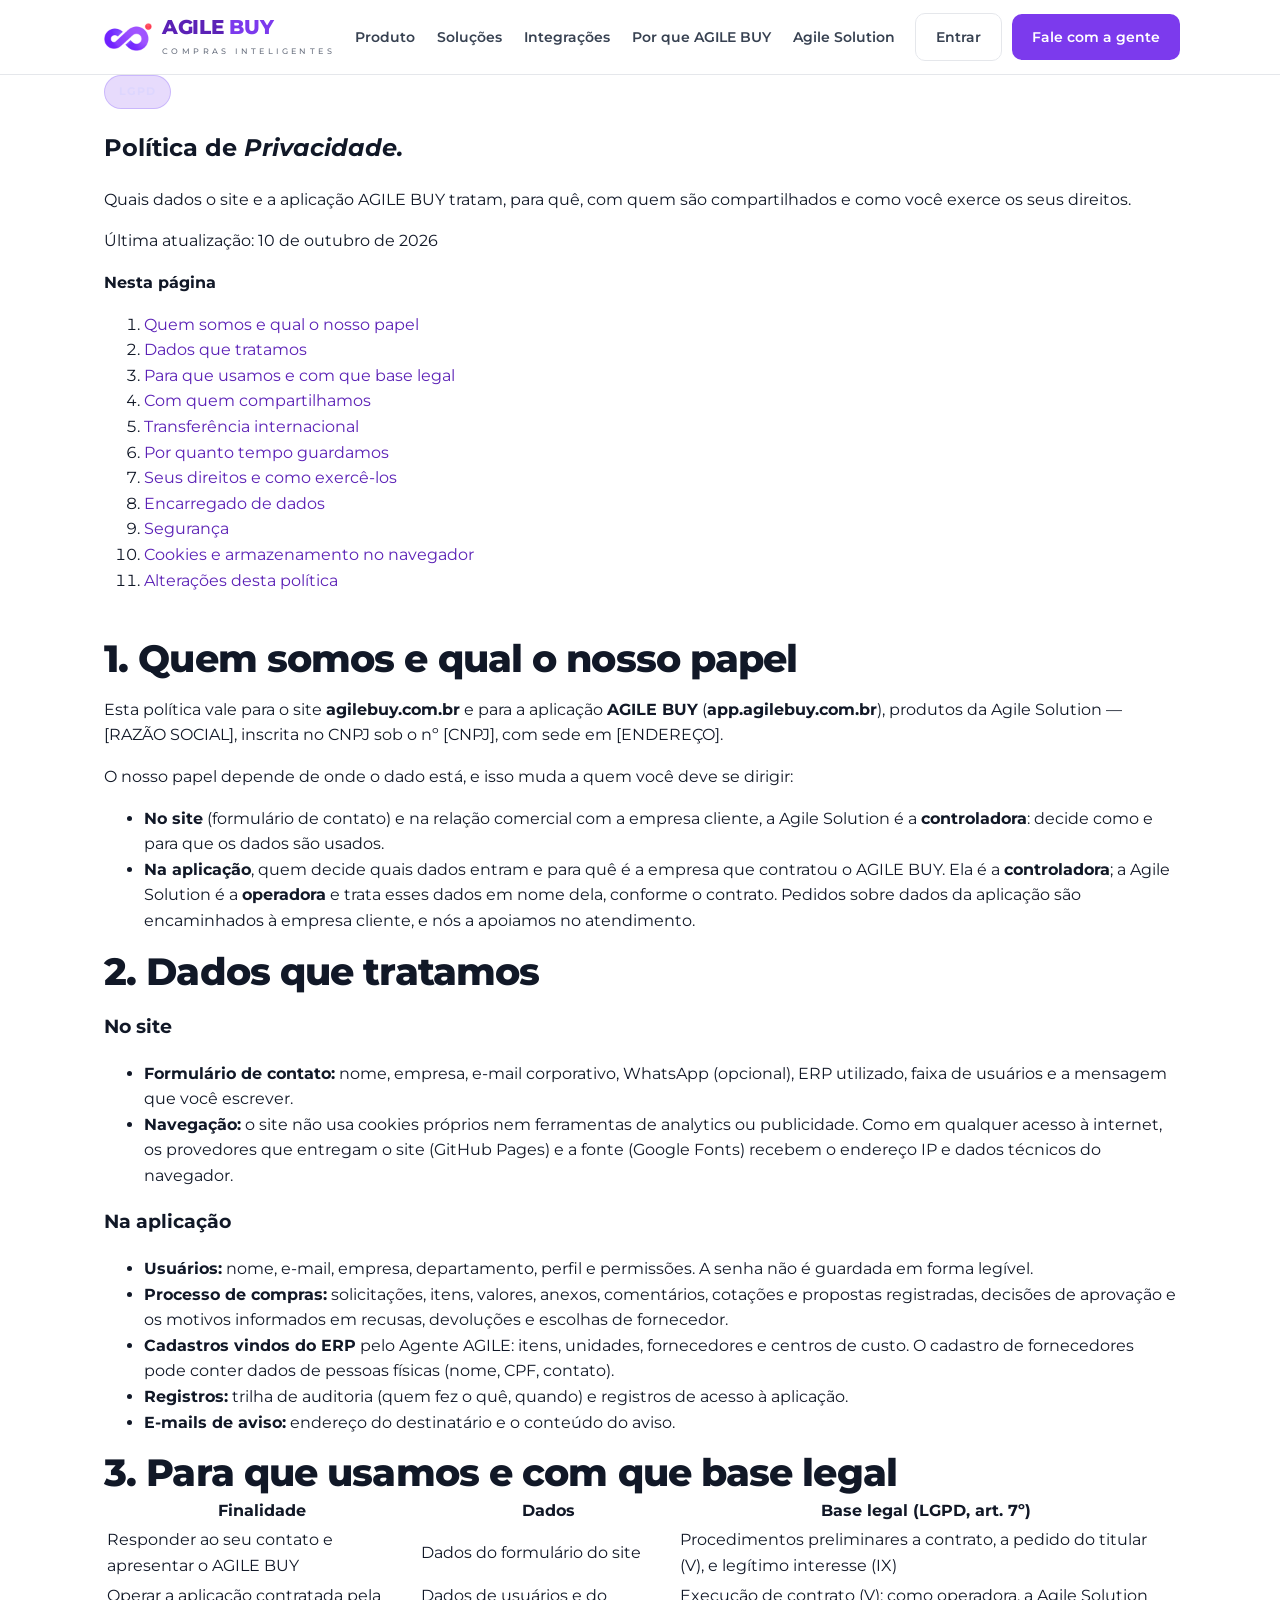
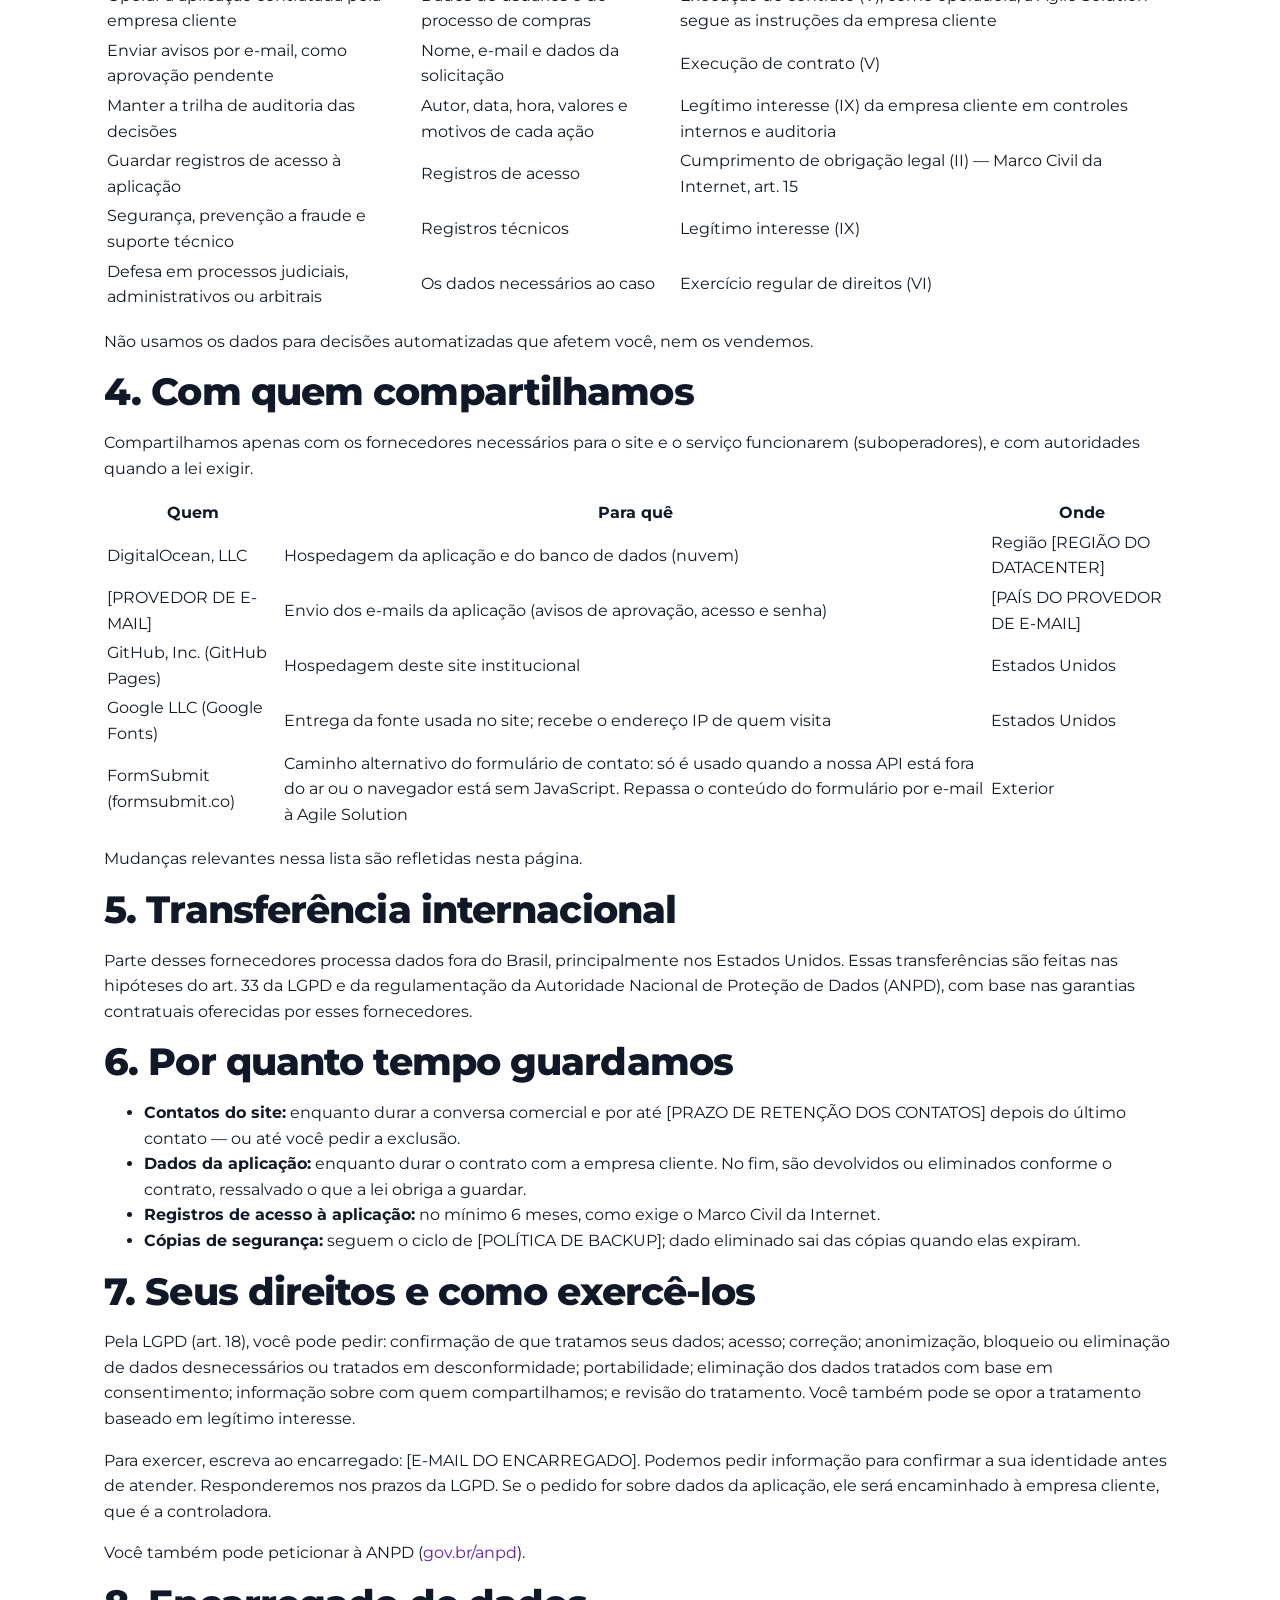
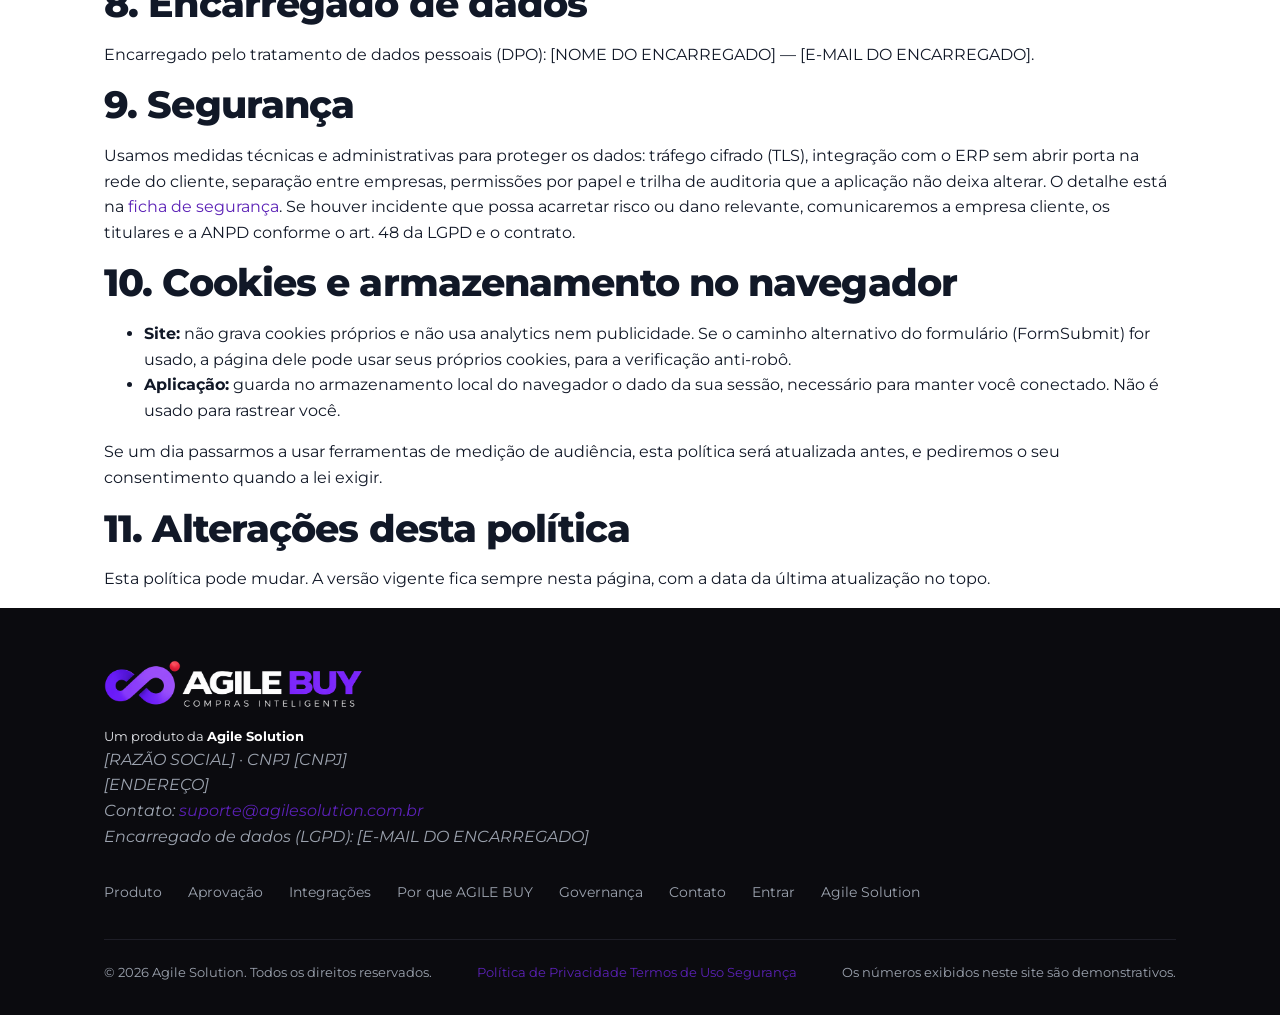
<file: privacidade.html>
<!DOCTYPE html>
<html lang="pt-BR">
<head>
<meta charset="utf-8">
<meta name="viewport" content="width=device-width, initial-scale=1.0">
<title>Política de Privacidade | AGILE BUY</title>
<meta name="description" content="Como a Agile Solution trata dados pessoais no site e na aplicação AGILE BUY, conforme a LGPD.">
<meta name="robots" content="index, follow">
<meta name="author" content="Agile Solution">
<meta name="theme-color" content="#0b0b0f">
<link rel="canonical" href="https://agilebuy.com.br/privacidade.html">

<link rel="preconnect" href="https://fonts.googleapis.com">
<link rel="preconnect" href="https://fonts.gstatic.com" crossorigin>
<link href="https://fonts.googleapis.com/css2?family=Montserrat:wght@400;500;600;700;800&display=swap" rel="stylesheet">

<meta property="og:type" content="website">
<meta property="og:site_name" content="AGILE BUY">
<meta property="og:locale" content="pt_BR">
<meta property="og:title" content="Política de Privacidade | AGILE BUY">
<meta property="og:description" content="Como a Agile Solution trata dados pessoais no site e na aplicação AGILE BUY, conforme a LGPD.">
<meta property="og:url" content="https://agilebuy.com.br/privacidade.html">
<meta property="og:image" content="https://agilebuy.com.br/assets/og-image.png">
<meta property="og:image:secure_url" content="https://agilebuy.com.br/assets/og-image.png">
<meta property="og:image:type" content="image/png">
<meta property="og:image:width" content="1200">
<meta property="og:image:height" content="630">

<link rel="icon" href="assets/favicon.ico" sizes="any">
<link rel="icon" href="assets/favicon.png" type="image/png">
<link rel="apple-touch-icon" href="assets/apple-touch-icon.png">
<link rel="stylesheet" href="styles.css">
</head>

<body>
<a class="pular" href="/#conteudo">Pular para o conteúdo</a>

<header class="topo">
  <div class="wrap topo__in">
    <a class="marca" href="/" aria-label="AGILE BUY — página inicial">
      <img class="marca__simbolo" src="assets/simbolo-agilebuy.png" width="48" height="28"
           alt="" decoding="async">
      <span>
        <span class="marca__nome">AGILE <span>BUY</span></span>
        <span class="marca__sub">COMPRAS INTELIGENTES</span>
      </span>
    </a>

    <nav class="topo__nav" id="nav" aria-label="Principal">
      <a href="/#produto">Produto</a>
      <a href="/#aprovacao">Soluções</a>
      <a href="/#erp">Integrações</a>
      <a href="/#porque">Por que AGILE BUY</a>
      <a href="https://www.agilesolution.com.br/" rel="noopener">Agile Solution</a>
      <a class="nav__entrar" href="https://app.agilebuy.com.br/">Entrar</a>
      <a class="nav__contato" href="/#contato">Fale com a gente</a>
    </nav>

    <div class="topo__acoes">
      <button class="menu-botao" type="button" id="menu" aria-label="Abrir menu" aria-expanded="false" aria-controls="nav">
        <svg width="20" height="20" viewBox="0 0 24 24" fill="none" aria-hidden="true">
          <path d="M4 7h16M4 12h16M4 17h16" stroke="currentColor" stroke-width="2" stroke-linecap="round"/>
        </svg>
      </button>
      <a class="btn btn--fantasma" href="https://app.agilebuy.com.br/">Entrar</a>
      <a class="btn btn--primario" href="/#contato">Fale com a gente</a>
    </div>
  </div>
</header>

<main id="conteudo">
  <section class="doc-topo">
    <div class="wrap">
      <span class="selo">LGPD</span>
      <h1>Política de <em>Privacidade.</em></h1>
      <p>Quais dados o site e a aplicação AGILE BUY tratam, para quê, com quem são compartilhados e como você exerce os seus direitos.</p>
      <p class="doc__data">Última atualização: 10 de outubro de 2026</p>
    </div>
  </section>

  <div class="wrap">
    <article class="doc">
      <nav class="doc__indice" aria-label="Nesta página">
        <strong>Nesta página</strong>
        <ol>
          <li><a href="#quem">Quem somos e qual o nosso papel</a></li>
          <li><a href="#dados">Dados que tratamos</a></li>
          <li><a href="#finalidades">Para que usamos e com que base legal</a></li>
          <li><a href="#compartilhamento">Com quem compartilhamos</a></li>
          <li><a href="#internacional">Transferência internacional</a></li>
          <li><a href="#retencao">Por quanto tempo guardamos</a></li>
          <li><a href="#direitos">Seus direitos e como exercê-los</a></li>
          <li><a href="#encarregado">Encarregado de dados</a></li>
          <li><a href="#seguranca">Segurança</a></li>
          <li><a href="#cookies">Cookies e armazenamento no navegador</a></li>
          <li><a href="#alteracoes">Alterações desta política</a></li>
        </ol>
      </nav>

      <h2 id="quem" style="margin-top:44px">1. Quem somos e qual o nosso papel</h2>
      <p>Esta política vale para o site <strong>agilebuy.com.br</strong> e para a aplicação
        <strong>AGILE BUY</strong> (<strong>app.agilebuy.com.br</strong>), produtos da Agile Solution —
        <span class="ph">[RAZÃO SOCIAL]</span>, inscrita no CNPJ sob o nº <span class="ph">[CNPJ]</span>, com sede em <span class="ph">[ENDEREÇO]</span>.</p>
      <p>O nosso papel depende de onde o dado está, e isso muda a quem você deve se dirigir:</p>
      <ul>
        <li><strong>No site</strong> (formulário de contato) e na relação comercial com a empresa
          cliente, a Agile Solution é a <strong>controladora</strong>: decide como e para que os dados
          são usados.</li>
        <li><strong>Na aplicação</strong>, quem decide quais dados entram e para quê é a empresa que
          contratou o AGILE BUY. Ela é a <strong>controladora</strong>; a Agile Solution é a
          <strong>operadora</strong> e trata esses dados em nome dela, conforme o contrato. Pedidos
          sobre dados da aplicação são encaminhados à empresa cliente, e nós a apoiamos no
          atendimento.</li>
      </ul>

      <h2 id="dados">2. Dados que tratamos</h2>
      <h3>No site</h3>
      <ul>
        <li><strong>Formulário de contato:</strong> nome, empresa, e-mail corporativo, WhatsApp
          (opcional), ERP utilizado, faixa de usuários e a mensagem que você escrever.</li>
        <li><strong>Navegação:</strong> o site não usa cookies próprios nem ferramentas de
          analytics ou publicidade. Como em qualquer acesso à internet, os provedores que entregam o
          site (GitHub Pages) e a fonte (Google Fonts) recebem o endereço IP e dados técnicos do
          navegador.</li>
      </ul>
      <h3>Na aplicação</h3>
      <ul>
        <li><strong>Usuários:</strong> nome, e-mail, empresa, departamento, perfil e permissões. A
          senha não é guardada em forma legível.</li>
        <li><strong>Processo de compras:</strong> solicitações, itens, valores, anexos, comentários,
          cotações e propostas registradas, decisões de aprovação e os motivos informados em
          recusas, devoluções e escolhas de fornecedor.</li>
        <li><strong>Cadastros vindos do ERP</strong> pelo Agente AGILE: itens, unidades,
          fornecedores e centros de custo. O cadastro de fornecedores pode conter dados de pessoas
          físicas (nome, CPF, contato).</li>
        <li><strong>Registros:</strong> trilha de auditoria (quem fez o quê, quando) e registros de
          acesso à aplicação.</li>
        <li><strong>E-mails de aviso:</strong> endereço do destinatário e o conteúdo do aviso.</li>
      </ul>

      <h2 id="finalidades">3. Para que usamos e com que base legal</h2>
      <table class="doc__tabela">
        <thead><tr><th scope="col">Finalidade</th><th scope="col">Dados</th><th scope="col">Base legal (LGPD, art. 7º)</th></tr></thead>
        <tbody>
          <tr><td data-r="Finalidade">Responder ao seu contato e apresentar o AGILE BUY</td><td data-r="Dados">Dados do formulário do site</td><td data-r="Base legal (LGPD, art. 7º)">Procedimentos preliminares a contrato, a pedido do titular (V), e legítimo interesse (IX)</td></tr>
          <tr><td data-r="Finalidade">Operar a aplicação contratada pela empresa cliente</td><td data-r="Dados">Dados de usuários e do processo de compras</td><td data-r="Base legal (LGPD, art. 7º)">Execução de contrato (V); como operadora, a Agile Solution segue as instruções da empresa cliente</td></tr>
          <tr><td data-r="Finalidade">Enviar avisos por e-mail, como aprovação pendente</td><td data-r="Dados">Nome, e-mail e dados da solicitação</td><td data-r="Base legal (LGPD, art. 7º)">Execução de contrato (V)</td></tr>
          <tr><td data-r="Finalidade">Manter a trilha de auditoria das decisões</td><td data-r="Dados">Autor, data, hora, valores e motivos de cada ação</td><td data-r="Base legal (LGPD, art. 7º)">Legítimo interesse (IX) da empresa cliente em controles internos e auditoria</td></tr>
          <tr><td data-r="Finalidade">Guardar registros de acesso à aplicação</td><td data-r="Dados">Registros de acesso</td><td data-r="Base legal (LGPD, art. 7º)">Cumprimento de obrigação legal (II) — Marco Civil da Internet, art. 15</td></tr>
          <tr><td data-r="Finalidade">Segurança, prevenção a fraude e suporte técnico</td><td data-r="Dados">Registros técnicos</td><td data-r="Base legal (LGPD, art. 7º)">Legítimo interesse (IX)</td></tr>
          <tr><td data-r="Finalidade">Defesa em processos judiciais, administrativos ou arbitrais</td><td data-r="Dados">Os dados necessários ao caso</td><td data-r="Base legal (LGPD, art. 7º)">Exercício regular de direitos (VI)</td></tr>
        </tbody>
      </table>
      <p>Não usamos os dados para decisões automatizadas que afetem você, nem os vendemos.</p>

      <h2 id="compartilhamento">4. Com quem compartilhamos</h2>
      <p>Compartilhamos apenas com os fornecedores necessários para o site e o serviço funcionarem
        (suboperadores), e com autoridades quando a lei exigir.</p>
      <table class="doc__tabela">
        <thead><tr><th scope="col">Quem</th><th scope="col">Para quê</th><th scope="col">Onde</th></tr></thead>
        <tbody>
          <tr><td data-r="Quem">DigitalOcean, LLC</td><td data-r="Para quê">Hospedagem da aplicação e do banco de dados (nuvem)</td><td data-r="Onde">Região <span class="ph">[REGIÃO DO DATACENTER]</span></td></tr>
          <tr><td data-r="Quem"><span class="ph">[PROVEDOR DE E-MAIL]</span></td><td data-r="Para quê">Envio dos e-mails da aplicação (avisos de aprovação, acesso e senha)</td><td data-r="Onde"><span class="ph">[PAÍS DO PROVEDOR DE E-MAIL]</span></td></tr>
          <tr><td data-r="Quem">GitHub, Inc. (GitHub Pages)</td><td data-r="Para quê">Hospedagem deste site institucional</td><td data-r="Onde">Estados Unidos</td></tr>
          <tr><td data-r="Quem">Google LLC (Google Fonts)</td><td data-r="Para quê">Entrega da fonte usada no site; recebe o endereço IP de quem visita</td><td data-r="Onde">Estados Unidos</td></tr>
          <tr><td data-r="Quem">FormSubmit (formsubmit.co)</td><td data-r="Para quê">Caminho alternativo do formulário de contato: só é usado quando a nossa API está fora do ar ou o navegador está sem JavaScript. Repassa o conteúdo do formulário por e-mail à Agile Solution</td><td data-r="Onde">Exterior</td></tr>
        </tbody>
      </table>
      <p>Mudanças relevantes nessa lista são refletidas nesta página.</p>

      <h2 id="internacional">5. Transferência internacional</h2>
      <p>Parte desses fornecedores processa dados fora do Brasil, principalmente nos Estados Unidos.
        Essas transferências são feitas nas hipóteses do art. 33 da LGPD e da regulamentação da
        Autoridade Nacional de Proteção de Dados (ANPD), com base nas garantias contratuais oferecidas
        por esses fornecedores.</p>

      <h2 id="retencao">6. Por quanto tempo guardamos</h2>
      <ul>
        <li><strong>Contatos do site:</strong> enquanto durar a conversa comercial e por até
          <span class="ph">[PRAZO DE RETENÇÃO DOS CONTATOS]</span> depois do último contato — ou até você pedir a
          exclusão.</li>
        <li><strong>Dados da aplicação:</strong> enquanto durar o contrato com a empresa cliente. No
          fim, são devolvidos ou eliminados conforme o contrato, ressalvado o que a lei obriga a
          guardar.</li>
        <li><strong>Registros de acesso à aplicação:</strong> no mínimo 6 meses, como exige o Marco
          Civil da Internet.</li>
        <li><strong>Cópias de segurança:</strong> seguem o ciclo de <span class="ph">[POLÍTICA DE BACKUP]</span>; dado
          eliminado sai das cópias quando elas expiram.</li>
      </ul>

      <h2 id="direitos">7. Seus direitos e como exercê-los</h2>
      <p>Pela LGPD (art. 18), você pode pedir: confirmação de que tratamos seus dados; acesso;
        correção; anonimização, bloqueio ou eliminação de dados desnecessários ou tratados em
        desconformidade; portabilidade; eliminação dos dados tratados com base em consentimento;
        informação sobre com quem compartilhamos; e revisão do tratamento. Você também pode se opor a
        tratamento baseado em legítimo interesse.</p>
      <p>Para exercer, escreva ao encarregado: <span class="ph">[E-MAIL DO ENCARREGADO]</span>. Podemos pedir informação para confirmar a sua
        identidade antes de atender. Responderemos nos prazos da LGPD. Se o pedido for sobre dados
        da aplicação, ele será encaminhado à empresa cliente, que é a controladora.</p>
      <p>Você também pode peticionar à ANPD
        (<a href="https://www.gov.br/anpd" rel="noopener">gov.br/anpd</a>).</p>

      <h2 id="encarregado">8. Encarregado de dados</h2>
      <p>Encarregado pelo tratamento de dados pessoais (DPO): <span class="ph">[NOME DO ENCARREGADO]</span> —
        <span class="ph">[E-MAIL DO ENCARREGADO]</span>.</p>

      <h2 id="seguranca">9. Segurança</h2>
      <p>Usamos medidas técnicas e administrativas para proteger os dados: tráfego cifrado (TLS),
        integração com o ERP sem abrir porta na rede do cliente, separação entre empresas,
        permissões por papel e trilha de auditoria que a aplicação não deixa alterar. O detalhe
        está na <a href="seguranca.html">ficha de segurança</a>. Se houver incidente que possa
        acarretar risco ou dano relevante, comunicaremos a empresa cliente, os titulares e a ANPD
        conforme o art. 48 da LGPD e o contrato.</p>

      <h2 id="cookies">10. Cookies e armazenamento no navegador</h2>
      <ul>
        <li><strong>Site:</strong> não grava cookies próprios e não usa analytics nem publicidade.
          Se o caminho alternativo do formulário (FormSubmit) for usado, a página dele pode usar
          seus próprios cookies, para a verificação anti-robô.</li>
        <li><strong>Aplicação:</strong> guarda no armazenamento local do navegador o dado da sua
          sessão, necessário para manter você conectado. Não é usado para rastrear você.</li>
      </ul>
      <p>Se um dia passarmos a usar ferramentas de medição de audiência, esta política será
        atualizada antes, e pediremos o seu consentimento quando a lei exigir.</p>

      <h2 id="alteracoes">11. Alterações desta política</h2>
      <p>Esta política pode mudar. A versão vigente fica sempre nesta página, com a data da última
        atualização no topo.</p>
    </article>
  </div>
</main>

<footer class="rodape">
  <div class="wrap">
    <div class="rodape__in">
      <div>
        <img class="rodape__logo" src="assets/logo-agilebuy.png" width="260" height="48"
             alt="AGILE BUY — Compras Inteligentes" decoding="async">
        <div class="rodape__mae">
          <span class="rodape__assin">Um produto da <strong style="color:#fff">Agile Solution</strong></span>
        </div>
        <address class="rodape__empresa">
          <span class="ph">[RAZÃO SOCIAL]</span> · CNPJ <span class="ph">[CNPJ]</span><br>
          <span class="ph">[ENDEREÇO]</span><br>
          Contato: <a href="mailto:suporte@agilesolution.com.br">suporte@agilesolution.com.br</a><br>
          Encarregado de dados (LGPD): <span class="ph">[E-MAIL DO ENCARREGADO]</span>
        </address>
      </div>

      <nav class="rodape__nav" aria-label="Rodapé">
        <a href="/#produto">Produto</a>
        <a href="/#aprovacao">Aprovação</a>
        <a href="/#erp">Integrações</a>
        <a href="/#porque">Por que AGILE BUY</a>
        <a href="/#governanca">Governança</a>
        <a href="/#contato">Contato</a>
        <a href="https://app.agilebuy.com.br/">Entrar</a>
        <a href="https://www.agilesolution.com.br/" rel="noopener">Agile Solution</a>
      </nav>
    </div>

    <div class="rodape__fim">
      <span>© <span id="ano">2026</span> Agile Solution. Todos os direitos reservados.</span>
      <nav class="rodape__legal" aria-label="Documentos">
        <a href="privacidade.html">Política de Privacidade</a>
        <a href="termos.html">Termos de Uso</a>
        <a href="seguranca.html">Segurança</a>
      </nav>
      <span>Os números exibidos neste site são demonstrativos.</span>
    </div>
  </div>
</footer>

<script src="script.js" defer></script>
</body>
</html>
</file>
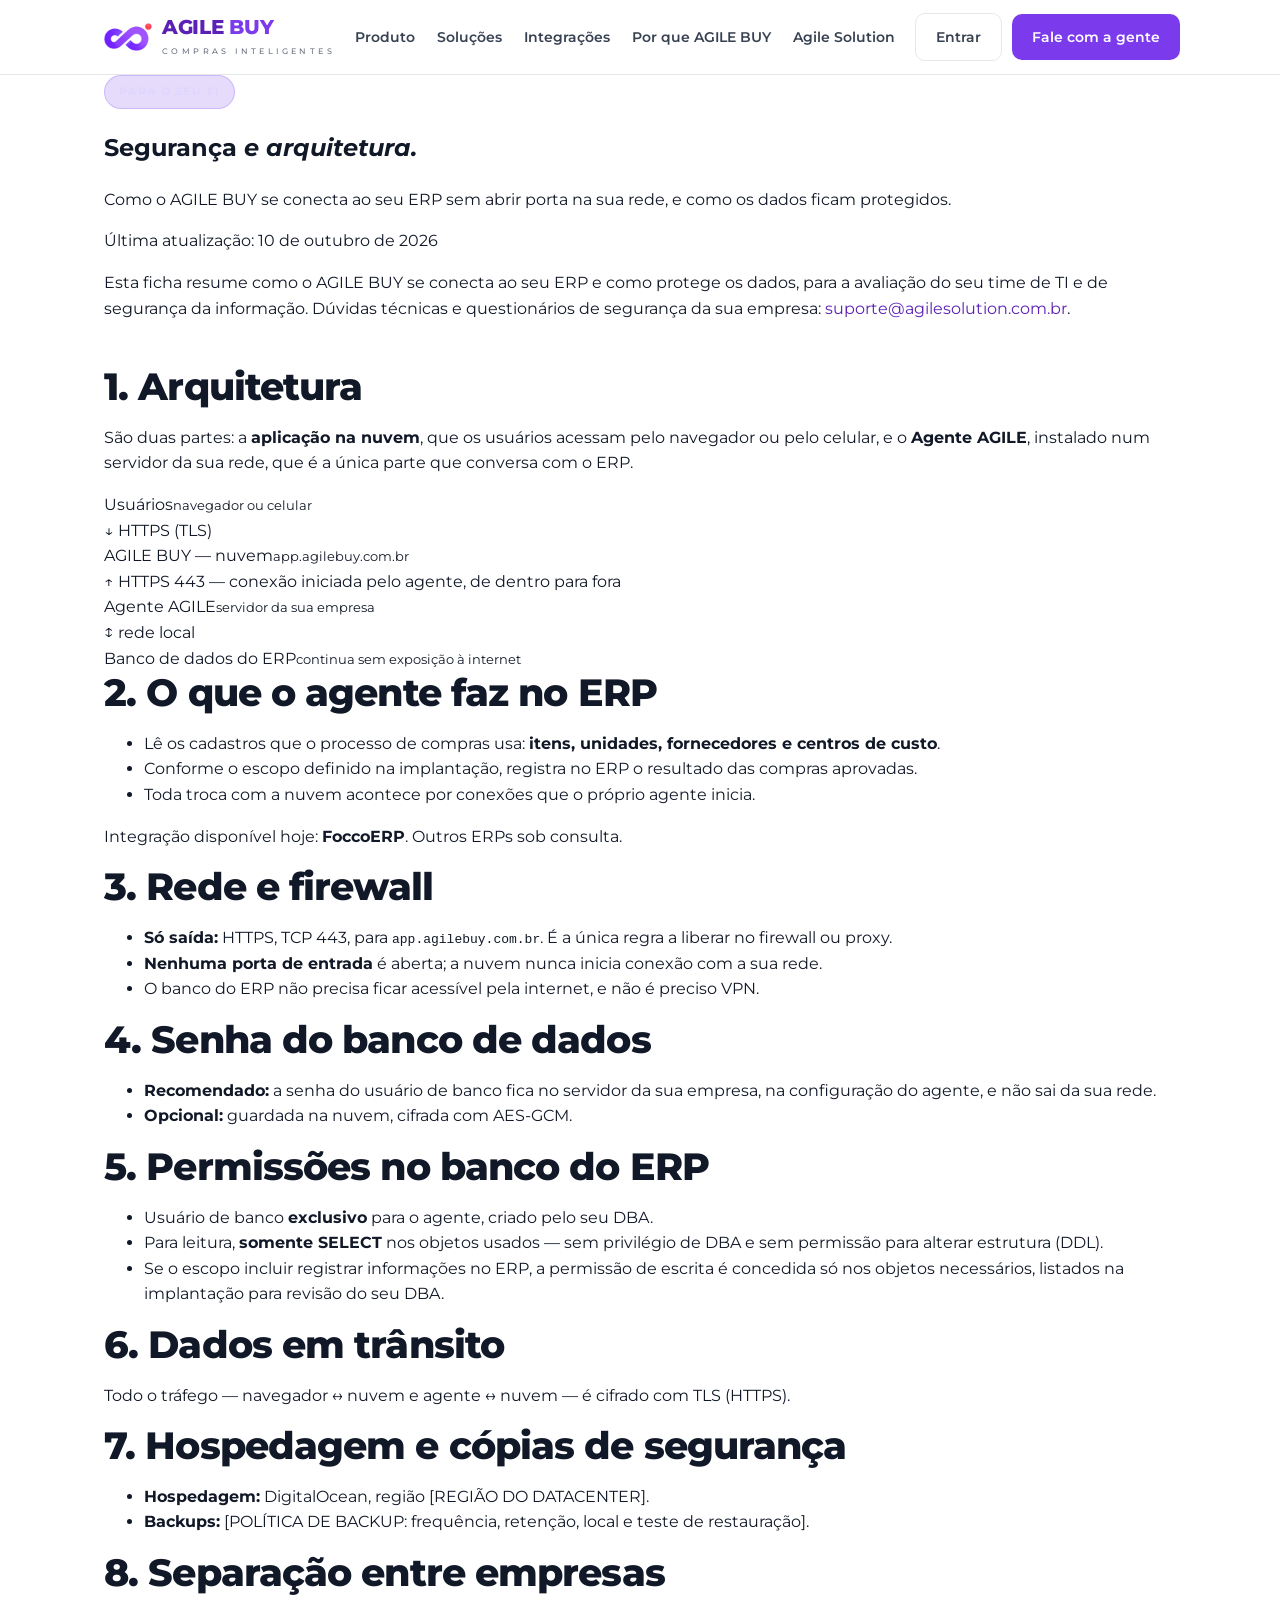
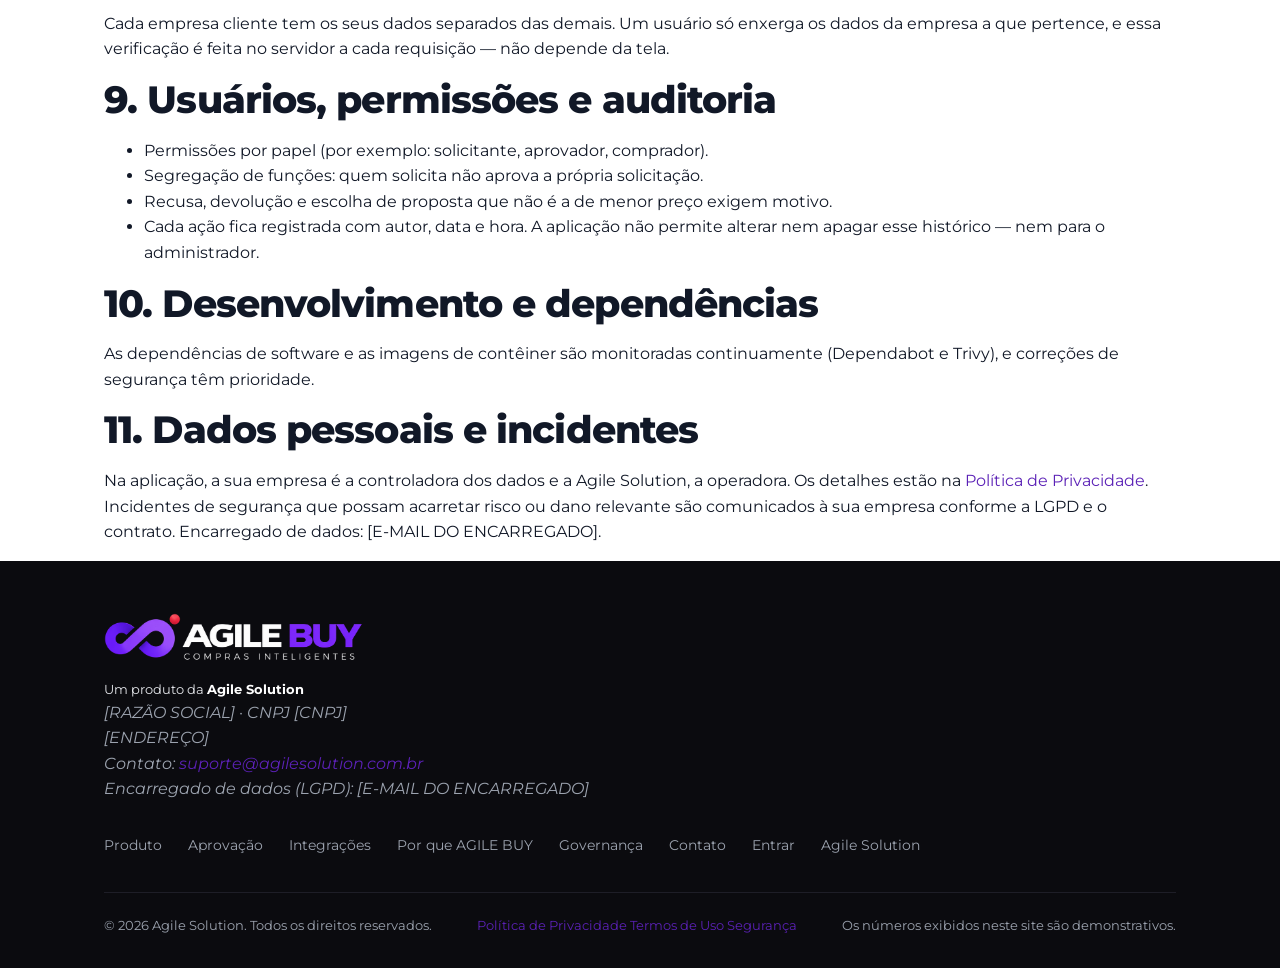
<file: seguranca.html>
<!DOCTYPE html>
<html lang="pt-BR">
<head>
<meta charset="utf-8">
<meta name="viewport" content="width=device-width, initial-scale=1.0">
<title>Segurança e arquitetura | AGILE BUY</title>
<meta name="description" content="Ficha de segurança do AGILE BUY para o TI: agente on-premises só com conexões de saída HTTPS, permissões mínimas no ERP, TLS, isolamento entre empresas e auditoria.">
<meta name="robots" content="index, follow">
<meta name="author" content="Agile Solution">
<meta name="theme-color" content="#0b0b0f">
<link rel="canonical" href="https://agilebuy.com.br/seguranca.html">

<link rel="preconnect" href="https://fonts.googleapis.com">
<link rel="preconnect" href="https://fonts.gstatic.com" crossorigin>
<link href="https://fonts.googleapis.com/css2?family=Montserrat:wght@400;500;600;700;800&display=swap" rel="stylesheet">

<meta property="og:type" content="website">
<meta property="og:site_name" content="AGILE BUY">
<meta property="og:locale" content="pt_BR">
<meta property="og:title" content="Segurança e arquitetura | AGILE BUY">
<meta property="og:description" content="Ficha de segurança do AGILE BUY para o TI: agente on-premises só com conexões de saída HTTPS, permissões mínimas no ERP, TLS, isolamento entre empresas e auditoria.">
<meta property="og:url" content="https://agilebuy.com.br/seguranca.html">
<meta property="og:image" content="https://agilebuy.com.br/assets/og-image.png">
<meta property="og:image:secure_url" content="https://agilebuy.com.br/assets/og-image.png">
<meta property="og:image:type" content="image/png">
<meta property="og:image:width" content="1200">
<meta property="og:image:height" content="630">

<link rel="icon" href="assets/favicon.ico" sizes="any">
<link rel="icon" href="assets/favicon.png" type="image/png">
<link rel="apple-touch-icon" href="assets/apple-touch-icon.png">
<link rel="stylesheet" href="styles.css">
</head>

<body>
<a class="pular" href="/#conteudo">Pular para o conteúdo</a>

<header class="topo">
  <div class="wrap topo__in">
    <a class="marca" href="/" aria-label="AGILE BUY — página inicial">
      <img class="marca__simbolo" src="assets/simbolo-agilebuy.png" width="48" height="28"
           alt="" decoding="async">
      <span>
        <span class="marca__nome">AGILE <span>BUY</span></span>
        <span class="marca__sub">COMPRAS INTELIGENTES</span>
      </span>
    </a>

    <nav class="topo__nav" id="nav" aria-label="Principal">
      <a href="/#produto">Produto</a>
      <a href="/#aprovacao">Soluções</a>
      <a href="/#erp">Integrações</a>
      <a href="/#porque">Por que AGILE BUY</a>
      <a href="https://www.agilesolution.com.br/" rel="noopener">Agile Solution</a>
      <a class="nav__entrar" href="https://app.agilebuy.com.br/">Entrar</a>
      <a class="nav__contato" href="/#contato">Fale com a gente</a>
    </nav>

    <div class="topo__acoes">
      <button class="menu-botao" type="button" id="menu" aria-label="Abrir menu" aria-expanded="false" aria-controls="nav">
        <svg width="20" height="20" viewBox="0 0 24 24" fill="none" aria-hidden="true">
          <path d="M4 7h16M4 12h16M4 17h16" stroke="currentColor" stroke-width="2" stroke-linecap="round"/>
        </svg>
      </button>
      <a class="btn btn--fantasma" href="https://app.agilebuy.com.br/">Entrar</a>
      <a class="btn btn--primario" href="/#contato">Fale com a gente</a>
    </div>
  </div>
</header>

<main id="conteudo">
  <section class="doc-topo">
    <div class="wrap">
      <span class="selo">Para o seu TI</span>
      <h1>Segurança <em>e arquitetura.</em></h1>
      <p>Como o AGILE BUY se conecta ao seu ERP sem abrir porta na sua rede, e como os dados ficam protegidos.</p>
      <p class="doc__data">Última atualização: 10 de outubro de 2026</p>
    </div>
  </section>

  <div class="wrap">
    <article class="doc">
      <p style="margin-top:0">Esta ficha resume como o AGILE BUY se conecta ao seu ERP e como protege os
        dados, para a avaliação do seu time de TI e de segurança da informação. Dúvidas técnicas e
        questionários de segurança da sua empresa:
        <a href="mailto:suporte@agilesolution.com.br">suporte@agilesolution.com.br</a>.</p>

      <h2 style="margin-top:44px">1. Arquitetura</h2>
      <p>São duas partes: a <strong>aplicação na nuvem</strong>, que os usuários acessam pelo navegador
        ou pelo celular, e o <strong>Agente AGILE</strong>, instalado num servidor da sua rede, que é
        a única parte que conversa com o ERP.</p>
      <div class="arq" role="img" aria-label="Usuários acessam a aplicação na nuvem por HTTPS. O Agente AGILE, dentro da rede do cliente, abre conexão de saída HTTPS para a nuvem e acessa o banco do ERP pela rede local.">
        <div class="arq__bloco">Usuários<small>navegador ou celular</small></div>
        <div class="arq__seta">↓ HTTPS (TLS)</div>
        <div class="arq__bloco arq__bloco--buy">AGILE BUY — nuvem<small>app.agilebuy.com.br</small></div>
        <div class="arq__seta">↑ HTTPS 443 — conexão iniciada pelo agente, de dentro para fora</div>
        <div class="arq__bloco arq__bloco--agente">Agente AGILE<small>servidor da sua empresa</small></div>
        <div class="arq__seta">↕ rede local</div>
        <div class="arq__bloco">Banco de dados do ERP<small>continua sem exposição à internet</small></div>
      </div>

      <h2>2. O que o agente faz no ERP</h2>
      <ul>
        <li>Lê os cadastros que o processo de compras usa: <strong>itens, unidades, fornecedores e
          centros de custo</strong>.</li>
        <li>Conforme o escopo definido na implantação, registra no ERP o resultado das compras
          aprovadas.</li>
        <li>Toda troca com a nuvem acontece por conexões que o próprio agente inicia.</li>
      </ul>
      <p>Integração disponível hoje: <strong>FoccoERP</strong>. Outros ERPs sob consulta.</p>

      <h2>3. Rede e firewall</h2>
      <ul>
        <li><strong>Só saída:</strong> HTTPS, TCP 443, para <code>app.agilebuy.com.br</code>. É a única
          regra a liberar no firewall ou proxy.</li>
        <li><strong>Nenhuma porta de entrada</strong> é aberta; a nuvem nunca inicia conexão com a sua
          rede.</li>
        <li>O banco do ERP não precisa ficar acessível pela internet, e não é preciso VPN.</li>
      </ul>

      <h2>4. Senha do banco de dados</h2>
      <ul>
        <li><strong>Recomendado:</strong> a senha do usuário de banco fica no servidor da sua empresa,
          na configuração do agente, e não sai da sua rede.</li>
        <li><strong>Opcional:</strong> guardada na nuvem, cifrada com AES-GCM.</li>
      </ul>

      <h2>5. Permissões no banco do ERP</h2>
      <ul>
        <li>Usuário de banco <strong>exclusivo</strong> para o agente, criado pelo seu DBA.</li>
        <li>Para leitura, <strong>somente SELECT</strong> nos objetos usados — sem privilégio de DBA e
          sem permissão para alterar estrutura (DDL).</li>
        <li>Se o escopo incluir registrar informações no ERP, a permissão de escrita é concedida só
          nos objetos necessários, listados na implantação para revisão do seu DBA.</li>
      </ul>

      <h2>6. Dados em trânsito</h2>
      <p>Todo o tráfego — navegador ↔ nuvem e agente ↔ nuvem — é cifrado com TLS (HTTPS).</p>

      <h2>7. Hospedagem e cópias de segurança</h2>
      <ul>
        <li><strong>Hospedagem:</strong> DigitalOcean, região <span class="ph">[REGIÃO DO DATACENTER]</span>.</li>
        <li><strong>Backups:</strong> <span class="ph">[POLÍTICA DE BACKUP: frequência, retenção, local e teste de restauração]</span>.</li>
      </ul>

      <h2>8. Separação entre empresas</h2>
      <p>Cada empresa cliente tem os seus dados separados das demais. Um usuário só enxerga os dados
        da empresa a que pertence, e essa verificação é feita no servidor a cada requisição — não
        depende da tela.</p>

      <h2>9. Usuários, permissões e auditoria</h2>
      <ul>
        <li>Permissões por papel (por exemplo: solicitante, aprovador, comprador).</li>
        <li>Segregação de funções: quem solicita não aprova a própria solicitação.</li>
        <li>Recusa, devolução e escolha de proposta que não é a de menor preço exigem motivo.</li>
        <li>Cada ação fica registrada com autor, data e hora. A aplicação não permite alterar nem
          apagar esse histórico — nem para o administrador.</li>
      </ul>

      <h2>10. Desenvolvimento e dependências</h2>
      <p>As dependências de software e as imagens de contêiner são monitoradas continuamente
        (Dependabot e Trivy), e correções de segurança têm prioridade.</p>

      <h2>11. Dados pessoais e incidentes</h2>
      <p>Na aplicação, a sua empresa é a controladora dos dados e a Agile Solution, a operadora. Os
        detalhes estão na <a href="privacidade.html">Política de Privacidade</a>. Incidentes de
        segurança que possam acarretar risco ou dano relevante são comunicados à sua empresa
        conforme a LGPD e o contrato. Encarregado de dados: <span class="ph">[E-MAIL DO ENCARREGADO]</span>.</p>
    </article>
  </div>
</main>

<footer class="rodape">
  <div class="wrap">
    <div class="rodape__in">
      <div>
        <img class="rodape__logo" src="assets/logo-agilebuy.png" width="260" height="48"
             alt="AGILE BUY — Compras Inteligentes" decoding="async">
        <div class="rodape__mae">
          <span class="rodape__assin">Um produto da <strong style="color:#fff">Agile Solution</strong></span>
        </div>
        <address class="rodape__empresa">
          <span class="ph">[RAZÃO SOCIAL]</span> · CNPJ <span class="ph">[CNPJ]</span><br>
          <span class="ph">[ENDEREÇO]</span><br>
          Contato: <a href="mailto:suporte@agilesolution.com.br">suporte@agilesolution.com.br</a><br>
          Encarregado de dados (LGPD): <span class="ph">[E-MAIL DO ENCARREGADO]</span>
        </address>
      </div>

      <nav class="rodape__nav" aria-label="Rodapé">
        <a href="/#produto">Produto</a>
        <a href="/#aprovacao">Aprovação</a>
        <a href="/#erp">Integrações</a>
        <a href="/#porque">Por que AGILE BUY</a>
        <a href="/#governanca">Governança</a>
        <a href="/#contato">Contato</a>
        <a href="https://app.agilebuy.com.br/">Entrar</a>
        <a href="https://www.agilesolution.com.br/" rel="noopener">Agile Solution</a>
      </nav>
    </div>

    <div class="rodape__fim">
      <span>© <span id="ano">2026</span> Agile Solution. Todos os direitos reservados.</span>
      <nav class="rodape__legal" aria-label="Documentos">
        <a href="privacidade.html">Política de Privacidade</a>
        <a href="termos.html">Termos de Uso</a>
        <a href="seguranca.html">Segurança</a>
      </nav>
      <span>Os números exibidos neste site são demonstrativos.</span>
    </div>
  </div>
</footer>

<script src="script.js" defer></script>
</body>
</html>
</file>
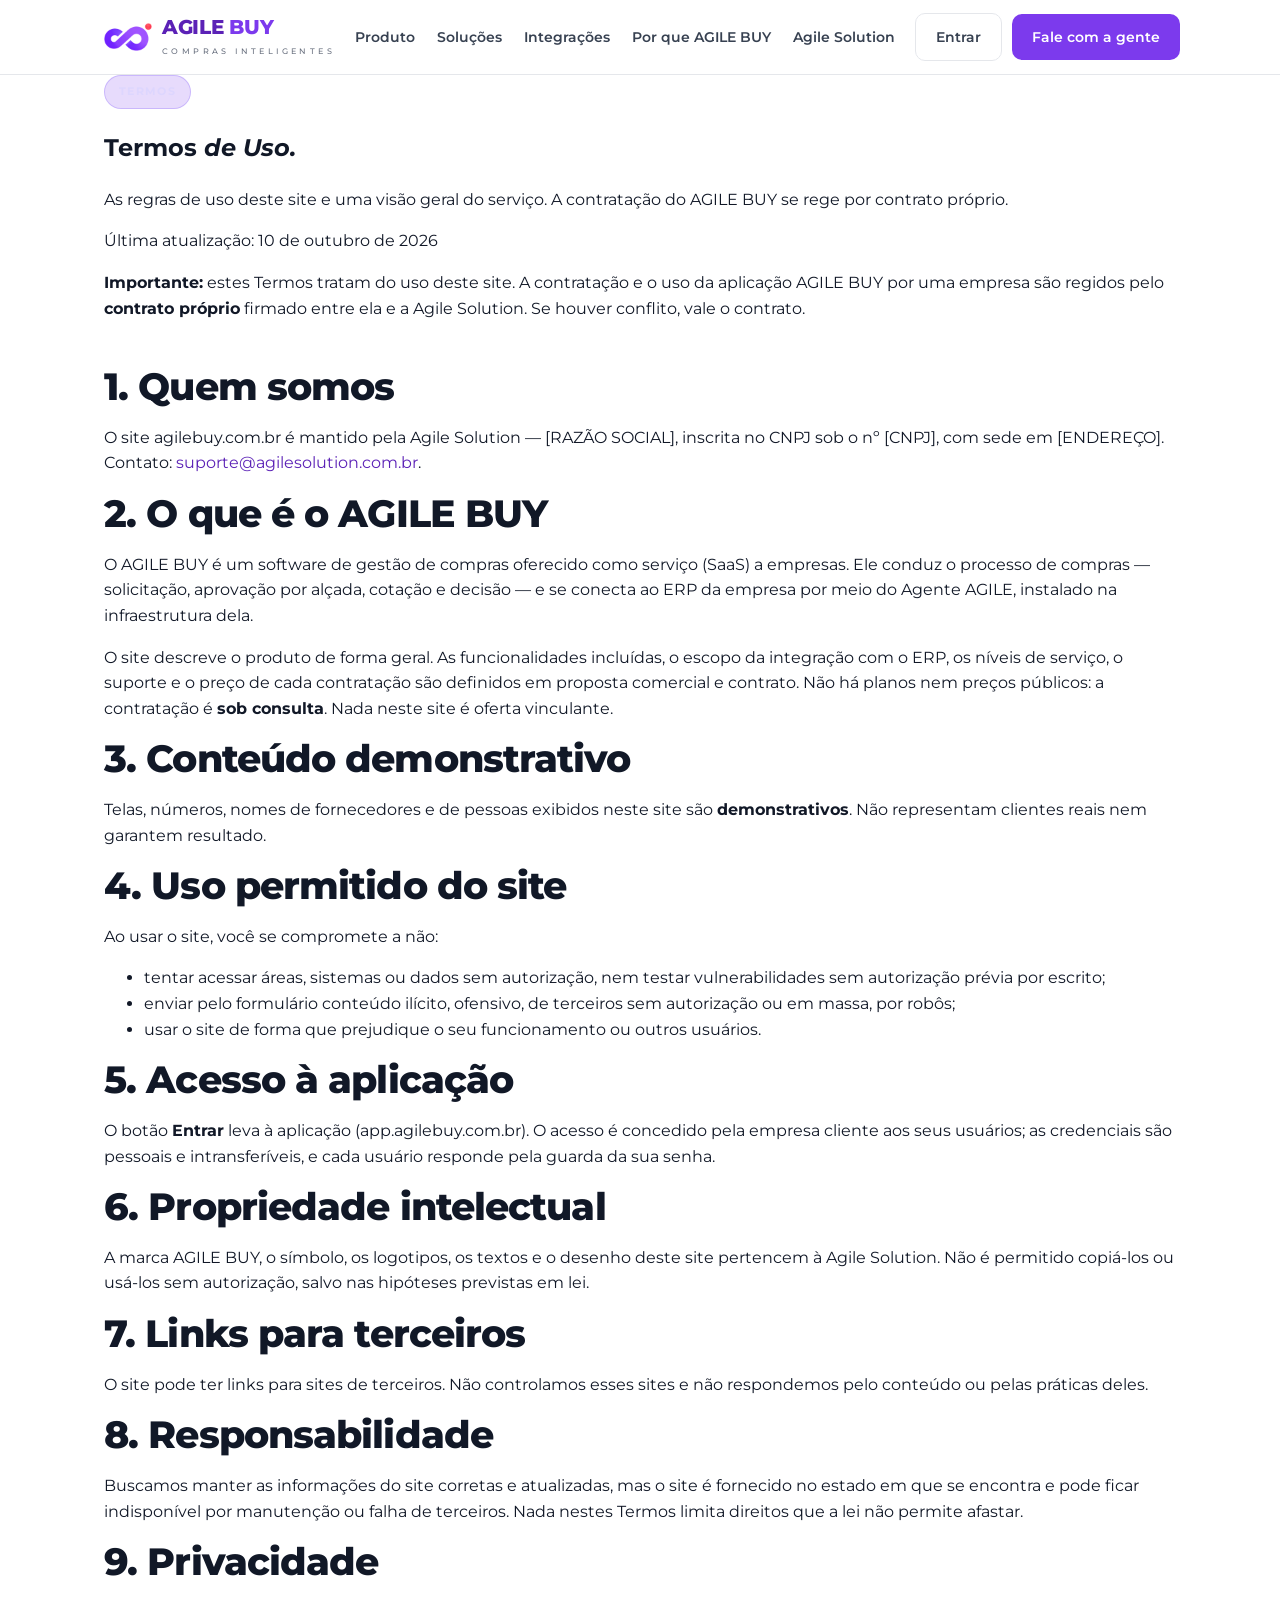
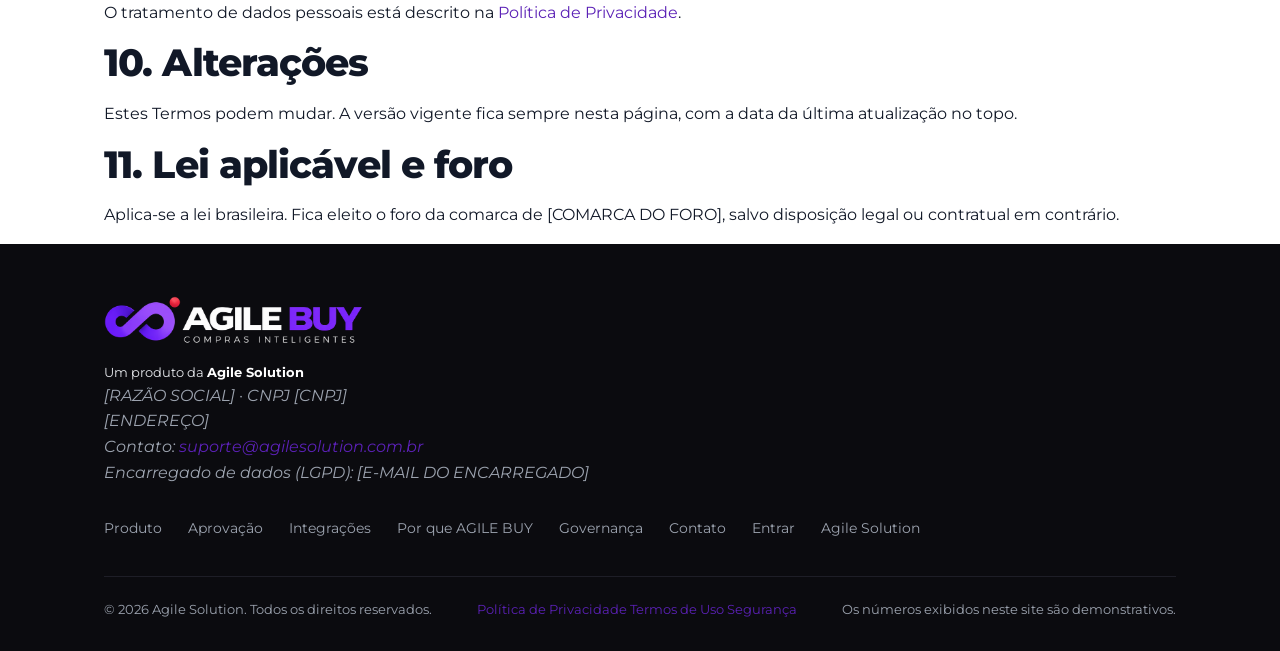
<file: termos.html>
<!DOCTYPE html>
<html lang="pt-BR">
<head>
<meta charset="utf-8">
<meta name="viewport" content="width=device-width, initial-scale=1.0">
<title>Termos de Uso | AGILE BUY</title>
<meta name="description" content="Termos de uso do site agilebuy.com.br e visão geral do serviço AGILE BUY. A contratação se rege por contrato próprio.">
<meta name="robots" content="index, follow">
<meta name="author" content="Agile Solution">
<meta name="theme-color" content="#0b0b0f">
<link rel="canonical" href="https://agilebuy.com.br/termos.html">

<link rel="preconnect" href="https://fonts.googleapis.com">
<link rel="preconnect" href="https://fonts.gstatic.com" crossorigin>
<link href="https://fonts.googleapis.com/css2?family=Montserrat:wght@400;500;600;700;800&display=swap" rel="stylesheet">

<meta property="og:type" content="website">
<meta property="og:site_name" content="AGILE BUY">
<meta property="og:locale" content="pt_BR">
<meta property="og:title" content="Termos de Uso | AGILE BUY">
<meta property="og:description" content="Termos de uso do site agilebuy.com.br e visão geral do serviço AGILE BUY. A contratação se rege por contrato próprio.">
<meta property="og:url" content="https://agilebuy.com.br/termos.html">
<meta property="og:image" content="https://agilebuy.com.br/assets/og-image.png">
<meta property="og:image:secure_url" content="https://agilebuy.com.br/assets/og-image.png">
<meta property="og:image:type" content="image/png">
<meta property="og:image:width" content="1200">
<meta property="og:image:height" content="630">

<link rel="icon" href="assets/favicon.ico" sizes="any">
<link rel="icon" href="assets/favicon.png" type="image/png">
<link rel="apple-touch-icon" href="assets/apple-touch-icon.png">
<link rel="stylesheet" href="styles.css">
</head>

<body>
<a class="pular" href="/#conteudo">Pular para o conteúdo</a>

<header class="topo">
  <div class="wrap topo__in">
    <a class="marca" href="/" aria-label="AGILE BUY — página inicial">
      <img class="marca__simbolo" src="assets/simbolo-agilebuy.png" width="48" height="28"
           alt="" decoding="async">
      <span>
        <span class="marca__nome">AGILE <span>BUY</span></span>
        <span class="marca__sub">COMPRAS INTELIGENTES</span>
      </span>
    </a>

    <nav class="topo__nav" id="nav" aria-label="Principal">
      <a href="/#produto">Produto</a>
      <a href="/#aprovacao">Soluções</a>
      <a href="/#erp">Integrações</a>
      <a href="/#porque">Por que AGILE BUY</a>
      <a href="https://www.agilesolution.com.br/" rel="noopener">Agile Solution</a>
      <a class="nav__entrar" href="https://app.agilebuy.com.br/">Entrar</a>
      <a class="nav__contato" href="/#contato">Fale com a gente</a>
    </nav>

    <div class="topo__acoes">
      <button class="menu-botao" type="button" id="menu" aria-label="Abrir menu" aria-expanded="false" aria-controls="nav">
        <svg width="20" height="20" viewBox="0 0 24 24" fill="none" aria-hidden="true">
          <path d="M4 7h16M4 12h16M4 17h16" stroke="currentColor" stroke-width="2" stroke-linecap="round"/>
        </svg>
      </button>
      <a class="btn btn--fantasma" href="https://app.agilebuy.com.br/">Entrar</a>
      <a class="btn btn--primario" href="/#contato">Fale com a gente</a>
    </div>
  </div>
</header>

<main id="conteudo">
  <section class="doc-topo">
    <div class="wrap">
      <span class="selo">Termos</span>
      <h1>Termos <em>de Uso.</em></h1>
      <p>As regras de uso deste site e uma visão geral do serviço. A contratação do AGILE BUY se rege por contrato próprio.</p>
      <p class="doc__data">Última atualização: 10 de outubro de 2026</p>
    </div>
  </section>

  <div class="wrap">
    <article class="doc">
      <div class="doc__nota" style="margin-top:0"><strong>Importante:</strong> estes Termos tratam do
        uso deste site. A contratação e o uso da aplicação AGILE BUY por uma empresa são regidos pelo
        <strong>contrato próprio</strong> firmado entre ela e a Agile Solution. Se houver conflito, vale
        o contrato.</div>

      <h2 style="margin-top:44px">1. Quem somos</h2>
      <p>O site agilebuy.com.br é mantido pela Agile Solution — <span class="ph">[RAZÃO SOCIAL]</span>, inscrita no CNPJ sob o nº <span class="ph">[CNPJ]</span>, com sede em <span class="ph">[ENDEREÇO]</span>. Contato:
        <a href="mailto:suporte@agilesolution.com.br">suporte@agilesolution.com.br</a>.</p>

      <h2>2. O que é o AGILE BUY</h2>
      <p>O AGILE BUY é um software de gestão de compras oferecido como serviço (SaaS) a empresas. Ele
        conduz o processo de compras — solicitação, aprovação por alçada, cotação e decisão — e se
        conecta ao ERP da empresa por meio do Agente AGILE, instalado na infraestrutura dela.</p>
      <p>O site descreve o produto de forma geral. As funcionalidades incluídas, o escopo da
        integração com o ERP, os níveis de serviço, o suporte e o preço de cada contratação são
        definidos em proposta comercial e contrato. Não há planos nem preços públicos: a
        contratação é <strong>sob consulta</strong>. Nada neste site é oferta vinculante.</p>

      <h2>3. Conteúdo demonstrativo</h2>
      <p>Telas, números, nomes de fornecedores e de pessoas exibidos neste site são
        <strong>demonstrativos</strong>. Não representam clientes reais nem garantem resultado.</p>

      <h2>4. Uso permitido do site</h2>
      <p>Ao usar o site, você se compromete a não:</p>
      <ul>
        <li>tentar acessar áreas, sistemas ou dados sem autorização, nem testar vulnerabilidades sem
          autorização prévia por escrito;</li>
        <li>enviar pelo formulário conteúdo ilícito, ofensivo, de terceiros sem autorização ou em
          massa, por robôs;</li>
        <li>usar o site de forma que prejudique o seu funcionamento ou outros usuários.</li>
      </ul>

      <h2>5. Acesso à aplicação</h2>
      <p>O botão <strong>Entrar</strong> leva à aplicação (app.agilebuy.com.br). O acesso é concedido
        pela empresa cliente aos seus usuários; as credenciais são pessoais e intransferíveis, e cada
        usuário responde pela guarda da sua senha.</p>

      <h2>6. Propriedade intelectual</h2>
      <p>A marca AGILE BUY, o símbolo, os logotipos, os textos e o desenho deste site pertencem à
        Agile Solution. Não é permitido copiá-los ou usá-los sem autorização, salvo nas hipóteses
        previstas em lei.</p>

      <h2>7. Links para terceiros</h2>
      <p>O site pode ter links para sites de terceiros. Não controlamos esses sites e não respondemos
        pelo conteúdo ou pelas práticas deles.</p>

      <h2>8. Responsabilidade</h2>
      <p>Buscamos manter as informações do site corretas e atualizadas, mas o site é fornecido no
        estado em que se encontra e pode ficar indisponível por manutenção ou falha de terceiros.
        Nada nestes Termos limita direitos que a lei não permite afastar.</p>

      <h2>9. Privacidade</h2>
      <p>O tratamento de dados pessoais está descrito na
        <a href="privacidade.html">Política de Privacidade</a>.</p>

      <h2>10. Alterações</h2>
      <p>Estes Termos podem mudar. A versão vigente fica sempre nesta página, com a data da última
        atualização no topo.</p>

      <h2>11. Lei aplicável e foro</h2>
      <p>Aplica-se a lei brasileira. Fica eleito o foro da comarca de <span class="ph">[COMARCA DO FORO]</span>, salvo
        disposição legal ou contratual em contrário.</p>
    </article>
  </div>
</main>

<footer class="rodape">
  <div class="wrap">
    <div class="rodape__in">
      <div>
        <img class="rodape__logo" src="assets/logo-agilebuy.png" width="260" height="48"
             alt="AGILE BUY — Compras Inteligentes" decoding="async">
        <div class="rodape__mae">
          <span class="rodape__assin">Um produto da <strong style="color:#fff">Agile Solution</strong></span>
        </div>
        <address class="rodape__empresa">
          <span class="ph">[RAZÃO SOCIAL]</span> · CNPJ <span class="ph">[CNPJ]</span><br>
          <span class="ph">[ENDEREÇO]</span><br>
          Contato: <a href="mailto:suporte@agilesolution.com.br">suporte@agilesolution.com.br</a><br>
          Encarregado de dados (LGPD): <span class="ph">[E-MAIL DO ENCARREGADO]</span>
        </address>
      </div>

      <nav class="rodape__nav" aria-label="Rodapé">
        <a href="/#produto">Produto</a>
        <a href="/#aprovacao">Aprovação</a>
        <a href="/#erp">Integrações</a>
        <a href="/#porque">Por que AGILE BUY</a>
        <a href="/#governanca">Governança</a>
        <a href="/#contato">Contato</a>
        <a href="https://app.agilebuy.com.br/">Entrar</a>
        <a href="https://www.agilesolution.com.br/" rel="noopener">Agile Solution</a>
      </nav>
    </div>

    <div class="rodape__fim">
      <span>© <span id="ano">2026</span> Agile Solution. Todos os direitos reservados.</span>
      <nav class="rodape__legal" aria-label="Documentos">
        <a href="privacidade.html">Política de Privacidade</a>
        <a href="termos.html">Termos de Uso</a>
        <a href="seguranca.html">Segurança</a>
      </nav>
      <span>Os números exibidos neste site são demonstrativos.</span>
    </div>
  </div>
</footer>

<script src="script.js" defer></script>
</body>
</html>
</file>
<file: styles.css>
/* ===========================================================================
   AGILE BUY — site comercial
   Tokens em docs/AGILE_BUY_DESIGN_SYSTEM.md (repositório agile-portal).
   Nada de hex solto fora deste bloco.
   =========================================================================== */

:root {
  /* identidade do produto */
  --buy-primary: #7c3aed;
  --buy-primary-dark: #5b21b6;
  --buy-primary-light: #f5f3ff;
  --buy-primary-soft: #ddd6fe;
  --buy-primary-bright: #a855f7;

  /* ligação com a marca-mãe — SÓ marca, nunca UI */
  --agile-red: #ef3340;

  /* fundos escuros */
  --buy-bg-dark: #0b0b0f;
  --buy-surface-dark: #15151c;
  --buy-surface-dark-2: #1e1e27;

  /* texto e estrutura */
  --buy-text: #111827;
  --buy-text-2: #6b7280;
  --buy-text-dark: #e5e7eb;
  --buy-text-dark-2: #9ca3af;
  --buy-border: #e5e7eb;
  --buy-surface: #ffffff;
  --buy-page: #f9fafb;

  /* semântica */
  --buy-success: #16a34a;
  --buy-success-bg: #dcfce7;
  --buy-success-fg: #166534;
  --buy-warning-bg: #fef3c7;
  --buy-warning-fg: #92400e;
  --buy-danger: #dc2626;
  --buy-danger-bg: #fee2e2;
  --buy-danger-fg: #991b1b;

  /* forma */
  --r-sm: 8px;
  --r: 12px;
  --r-lg: 16px;
  --r-pill: 999px;
  --gutter: clamp(20px, 5vw, 64px);
  --max: 1200px;
}

* { box-sizing: border-box; }

html { scroll-behavior: smooth; }
@media (prefers-reduced-motion: reduce) {
  html { scroll-behavior: auto; }
  *, *::before, *::after { animation-duration: .01ms !important; transition-duration: .01ms !important; }
}

body {
  margin: 0;
  font-family: Montserrat, system-ui, -apple-system, sans-serif;
  color: var(--buy-text);
  background: var(--buy-surface);
  line-height: 1.6;
  -webkit-font-smoothing: antialiased;
}

img { max-width: 100%; display: block; }
a { color: var(--buy-primary-dark); text-decoration: none; }
a:hover { color: #4c1d95; }

:focus-visible {
  outline: 3px solid var(--buy-primary);
  outline-offset: 2px;
  border-radius: 4px;
}

.wrap { width: 100%; max-width: var(--max); margin: 0 auto; padding: 0 var(--gutter); }
.sr-only {
  position: absolute; width: 1px; height: 1px; padding: 0; margin: -1px;
  overflow: hidden; clip: rect(0 0 0 0); white-space: nowrap; border: 0;
}
.pular {
  position: absolute; left: -9999px; top: 0; z-index: 100;
  background: var(--buy-primary); color: #fff; padding: 12px 18px; border-radius: 0 0 var(--r) 0;
}
.pular:focus { left: 0; color: #fff; }

/* ------------------------------------------------------------------ marca */
.marca { display: flex; align-items: center; gap: 10px; flex-shrink: 0; }
.marca__nome { font-size: 20px; font-weight: 800; letter-spacing: -.3px; line-height: 1; }
.marca__nome span { color: var(--buy-primary); }
.marca--claro .marca__nome { color: #fff; }
.marca--claro .marca__nome span { color: var(--buy-primary-bright); }
.marca__sub {
  display: block; font-size: 8px; font-weight: 500; letter-spacing: 3.4px;
  color: var(--buy-text-2); margin-top: 3px;
}
.marca--claro .marca__sub { color: var(--buy-text-dark-2); }

/* ------------------------------------------------------------------ topo */
.topo {
  position: sticky; top: 0; z-index: 50;
  background: rgba(255, 255, 255, .92);
  backdrop-filter: blur(10px);
  border-bottom: 1px solid var(--buy-border);
}
.topo__in { display: flex; align-items: center; gap: 20px; height: 74px; }
.topo__nav { display: flex; gap: 22px; margin-left: auto; }
/* nowrap: sem isto "Por que AGILE BUY" e "Agile Solution" quebram em duas linhas e o
   cabecalho fica torto — o simbolo da marca comeu a folga que existia. */
.topo__nav a { font-size: 14px; font-weight: 600; color: #374151; white-space: nowrap; }
.nav__contato, .nav__entrar { display: none; }   /* so aparecem dentro do menu do celular */
/* So no desktop: no celular o botao PRECISA quebrar em duas linhas, senao ele sozinho
   joga a pagina para 457px numa tela de 390 e o site inteiro rola de lado. */
@media (min-width: 901px) { .topo__acoes .btn { white-space: nowrap; } }
.topo__nav a:hover { color: var(--buy-primary-dark); }
.topo__acoes { display: flex; align-items: center; gap: 10px; }

.btn {
  display: inline-flex; align-items: center; justify-content: center; gap: 8px;
  min-height: 44px; padding: 12px 20px; border-radius: 10px;
  font-family: inherit; font-size: 14px; font-weight: 600; text-align: center;
  border: 0; cursor: pointer; transition: background .15s, color .15s, border-color .15s;
}
.btn--primario { background: var(--buy-primary); color: #fff; }
.btn--primario:hover { background: var(--buy-primary-dark); color: #fff; }
.btn--fantasma { background: transparent; color: #374151; border: 1.5px solid var(--buy-border); }
.btn--fantasma:hover { border-color: var(--buy-primary); color: var(--buy-primary-dark); }
.btn--claro { background: rgba(255, 255, 255, .1); color: #fff; border: 1.5px solid rgba(255, 255, 255, .25); }
.btn--claro:hover { background: rgba(255, 255, 255, .18); color: #fff; }
.btn--grande { min-height: 52px; padding: 15px 26px; font-size: 15px; }

.menu-botao {
  display: none; min-height: 44px; min-width: 44px; align-items: center; justify-content: center;
  background: none; border: 1.5px solid var(--buy-border); border-radius: 10px; cursor: pointer;
}

/* ------------------------------------------------------------------ hero */
.hero { background: var(--buy-bg-dark); color: #fff; position: relative; overflow: hidden; }
.hero::before {
  content: ""; position: absolute; inset: -30% 50% auto -20%; height: 620px;
  background: radial-gradient(closest-side, rgba(124, 58, 237, .38), transparent);
  pointer-events: none;
}
.hero__in {
  position: relative; display: grid; grid-template-columns: minmax(0, 1fr) minmax(0, 1fr);
  gap: clamp(32px, 5vw, 64px); align-items: center; padding: clamp(48px, 7vw, 88px) 0;
}
.selo {
  display: inline-flex; align-items: center; gap: 8px; align-self: flex-start;
  font-size: 11px; font-weight: 700; letter-spacing: 1.3px; text-transform: uppercase;
  color: #ddd6fe; background: rgba(124, 58, 237, .18);
  border: 1px solid rgba(167, 139, 250, .45); border-radius: var(--r-pill); padding: 7px 14px;
}
.hero h1 {
  margin: 20px 0 0; font-size: clamp(34px, 5vw, 56px); line-height: 1.08;
  font-weight: 800; letter-spacing: -1.4px;
}
.hero h1 em { font-style: normal; color: var(--buy-primary-bright); }
.hero__tag { margin: 16px 0 0; font-size: clamp(16px, 2vw, 19px); font-weight: 700; color: #c4b5fd; }
.hero__txt { margin: 16px 0 0; font-size: 16px; color: var(--buy-text-dark); max-width: 52ch; }
.hero__acoes { display: flex; flex-wrap: wrap; gap: 12px; margin-top: 28px; }

/* painel de produto no hero */
.painel {
  background: var(--buy-surface-dark); border: 1px solid var(--buy-surface-dark-2);
  border-radius: var(--r-lg); padding: 16px;
}
.painel__cab {
  font-size: 10px; font-weight: 700; letter-spacing: 1px; color: #a78bfa; margin-bottom: 12px;
}
.painel__tela { background: #fff; border-radius: var(--r); padding: 16px; color: var(--buy-text); }
.painel__kpis { display: grid; grid-template-columns: repeat(3, minmax(0, 1fr)); gap: 10px; }
.mini { background: var(--buy-page); border-radius: 10px; padding: 11px; }
/* Sao <span>: inline, o margin-top nao valia nada e o numero corria atras da ultima palavra
   do rotulo ("AGUARDANDO APROVACAO 12"). Como bloco, cada um fica na sua linha. */
.mini__r { display: block; font-size: 9px; font-weight: 700; letter-spacing: .5px; color: var(--buy-text-2); line-height: 1.3; }
.mini__v { display: block; font-size: clamp(18px, 2.4vw, 23px); font-weight: 700; line-height: 1.2; margin-top: 2px; }
.mini__v--roxo { color: var(--buy-primary); }
.mini__v--verde { color: var(--buy-success-fg); }

.barras { display: flex; align-items: flex-end; gap: 7px; height: 96px; margin: 14px 0; }
.barras span { flex: 1; background: var(--buy-primary-soft); border-radius: 4px 4px 0 0; }
.barras span:nth-child(n+5) { background: #c4b5fd; }
.barras span:nth-child(n+7) { background: var(--buy-primary); }

.linha-sc {
  display: flex; align-items: center; gap: 10px; padding: 9px 11px;
  border: 1px solid var(--buy-border); border-radius: 9px; margin-top: 7px; font-size: 12px;
}
.linha-sc b { flex: 1; font-weight: 700; }

.selo-st {
  display: inline-flex; align-items: center; gap: 5px;
  font-size: 10px; font-weight: 700; padding: 4px 9px; border-radius: 6px; white-space: nowrap;
}
.selo-st::before { content: ""; width: 5px; height: 5px; border-radius: 50%; background: currentColor; }
.selo-st--aguard { background: var(--buy-warning-bg); color: var(--buy-warning-fg); }
.selo-st--aprov { background: var(--buy-success-bg); color: var(--buy-success-fg); }
.selo-st--cot { background: var(--buy-primary-light); color: var(--buy-primary-dark); }

/* ------------------------------------------------------------------ fluxo */
.fluxo { background: var(--buy-surface-dark); color: #fff; padding: clamp(34px, 5vw, 52px) 0; }
.fluxo__trilha {
  display: flex; align-items: center; gap: 10px; flex-wrap: wrap; justify-content: center;
}
.etapa {
  flex: 1 1 130px; min-width: 130px; text-align: center; padding: 15px 10px;
  border: 1px solid var(--buy-surface-dark-2); border-radius: 11px;
  font-size: 13px; font-weight: 700; color: var(--buy-text-dark-2);
  transition: background .4s, color .4s, border-color .4s;
}
.etapa.on { background: var(--buy-primary); border-color: var(--buy-primary); color: #fff; }
.fluxo__seta { color: var(--buy-primary); flex-shrink: 0; }
.fluxo__fim { text-align: center; margin: 22px 0 0; font-size: 17px; font-weight: 700; }

/* ------------------------------------------------------------------ seções */
.secao { padding: clamp(52px, 7vw, 84px) 0; }
.secao--cinza { background: var(--buy-page); }
.secao--lilas { background: var(--buy-primary-light); }
.secao--escura { background: var(--buy-bg-dark); color: #fff; }
.secao--escura h2 { color: #fff; }
.secao--escura p { color: var(--buy-text-dark); }

.secao__cab { max-width: 62ch; margin-bottom: 36px; }
h2 { margin: 0; font-size: clamp(27px, 3.6vw, 38px); font-weight: 800; letter-spacing: -.9px; line-height: 1.15; }
h2 em { font-style: normal; color: var(--buy-primary); }
.secao--escura h2 em { color: var(--buy-primary-bright); }
.secao__cab p { margin: 12px 0 0; font-size: 17px; color: var(--buy-text-2); }

.grade { display: grid; gap: 16px; }
.grade--4 { grid-template-columns: repeat(4, minmax(0, 1fr)); }
.grade--3 { grid-template-columns: repeat(3, minmax(0, 1fr)); }
.grade--2 { grid-template-columns: repeat(2, minmax(0, 1fr)); }

.card {
  background: var(--buy-surface); border: 1px solid var(--buy-border);
  border-radius: var(--r); padding: 22px;
}
.card__ico {
  width: 40px; height: 40px; border-radius: 10px; background: var(--buy-primary-light);
  display: flex; align-items: center; justify-content: center; margin-bottom: 12px;
}
.card h3 { margin: 0 0 7px; font-size: 16px; font-weight: 600; }
.card p { margin: 0; font-size: 14px; color: var(--buy-text-2); }

.dupla {
  display: grid; grid-template-columns: minmax(0, 1fr) minmax(0, 1fr);
  gap: clamp(32px, 5vw, 64px); align-items: center;
}
.lista { margin: 20px 0 0; padding: 0; list-style: none; }
.lista li {
  position: relative; padding-left: 30px; margin-bottom: 12px; font-size: 15px; color: #374151;
}
.lista li::before {
  content: ""; position: absolute; left: 0; top: 7px; width: 18px; height: 10px;
  border-left: 2.5px solid var(--buy-primary); border-bottom: 2.5px solid var(--buy-primary);
  transform: rotate(-45deg);
}

/* celular */
.celular {
  width: 282px; max-width: 100%; margin: 0 auto; background: var(--buy-bg-dark);
  border-radius: 32px; padding: 12px; box-shadow: 0 24px 48px rgba(17, 24, 39, .18);
}
.celular__tela { background: #fff; border-radius: 24px; padding: 20px 18px; }
.celular__cab { font-size: 11px; font-weight: 700; letter-spacing: 1px; color: var(--buy-text-2); margin: 14px 0 12px; }
.aprov { border: 1px solid var(--buy-border); border-radius: 13px; padding: 15px; }
.aprov__n { display: flex; justify-content: space-between; align-items: center; }
.aprov__n b { font-size: 12px; font-weight: 700; color: var(--buy-primary-dark); }
.aprov__t { font-size: 16px; font-weight: 700; margin-top: 9px; }
.aprov__v { font-size: 27px; font-weight: 700; margin-top: 4px; }
.aprov__d { font-size: 12px; color: var(--buy-text-2); margin-top: 9px; line-height: 1.8; }
.aprov__d b { color: #374151; }
.celular .btn { width: 100%; margin-top: 10px; min-height: 48px; }
.btn--aprovar { background: var(--buy-success); color: #fff; }
.btn--aprovar:hover { background: var(--buy-success-fg); color: #fff; }
.btn--reprovar { background: #fff; color: var(--buy-danger-fg); border: 1.5px solid #fecaca; }
.btn--reprovar:hover { background: var(--buy-danger-bg); color: var(--buy-danger-fg); }

/* cotações */
.proposta { position: relative; }
.proposta--menor { border: 2px solid var(--buy-primary); }
.proposta__topo { display: flex; justify-content: space-between; align-items: center; gap: 10px; }
.proposta__nome { font-size: 16px; font-weight: 700; }
.proposta__preco { font-size: 28px; font-weight: 700; margin: 12px 0; }
.proposta dl { margin: 0; display: grid; grid-template-columns: auto 1fr; gap: 6px 12px; font-size: 13px; }
.proposta dt { color: var(--buy-text-2); }
.proposta dd { margin: 0; font-weight: 600; text-align: right; }
.proposta__var { margin: 14px 0 0; font-size: 12px; font-weight: 700; }
.proposta__var--alta { color: var(--buy-warning-fg); }
.proposta__var--baixa { color: var(--buy-success-fg); }

.regua {
  display: flex; flex-wrap: wrap; gap: 8px 22px; margin-top: 18px; padding: 16px 20px;
  background: var(--buy-surface); border: 1px solid var(--buy-border); border-radius: var(--r);
  font-size: 13px; color: #374151;
}

/* saving */
.saving { display: grid; grid-template-columns: repeat(3, minmax(0, 1fr)); gap: 16px; align-items: stretch; }
.saving__d { font-size: 12px; font-weight: 700; letter-spacing: .8px; color: var(--buy-text-2); }
.saving__n { font-size: clamp(26px, 3.4vw, 34px); font-weight: 700; margin-top: 6px; }
.saving__card--destaque {
  background: linear-gradient(135deg, var(--buy-primary-dark), var(--buy-primary), var(--buy-primary-bright));
  color: #fff; border: 0;
}
.saving__card--destaque .saving__d { color: #ede9fe; }

/* camadas da integração */
.camadas { display: flex; flex-direction: column; align-items: center; gap: 8px; }
.camada {
  width: 100%; text-align: center; padding: 18px; border-radius: var(--r);
  background: var(--buy-surface-dark); border: 1px solid var(--buy-surface-dark-2);
  font-size: 15px; font-weight: 700;
}
.camada small { display: block; font-size: 11px; font-weight: 500; color: var(--buy-text-dark-2); margin-top: 4px; }
.camada--buy { background: var(--buy-primary); border-color: var(--buy-primary); }
.camada--agente { border-color: var(--agile-red); }
.camadas__seta { color: var(--buy-primary-bright); }

.marcas { display: flex; flex-wrap: wrap; gap: 8px; margin-top: 22px; }
.chip {
  font-size: 12px; font-weight: 600; padding: 8px 14px; border-radius: var(--r-pill);
  border: 1px solid var(--buy-surface-dark-2); color: var(--buy-text-dark);
}
.chip--forte { background: var(--buy-primary); border-color: var(--buy-primary); color: #fff; font-weight: 700; }

.evolucao {
  display: inline-flex; align-items: center; gap: 7px; font-size: 11px; font-weight: 700;
  letter-spacing: .8px; text-transform: uppercase; color: var(--buy-warning-fg);
  background: var(--buy-warning-bg); border-radius: var(--r-pill); padding: 6px 13px;
}

/* Selo do AGILE Intelligence: a cor da marca, não a de aviso — está no ar, não "em evolução". */
.evolucao--ia { color: var(--buy-primary-dark); background: var(--buy-primary-light); }

/* IA */
.ia { background: var(--buy-surface); border: 1px solid var(--buy-border); border-radius: var(--r-lg); padding: 24px; }
.ia__p {
  background: var(--buy-primary-light); border: 1px solid var(--buy-primary-soft);
  border-radius: var(--r); padding: 14px 16px; font-size: 15px; font-weight: 600; color: var(--buy-primary-dark);
}
.ia__r { margin-top: 14px; padding: 16px; background: var(--buy-page); border-radius: var(--r); }
.ia__r dl { margin: 0; display: grid; grid-template-columns: auto 1fr; gap: 7px 16px; font-size: 14px; }
.ia__r dt { color: var(--buy-text-2); }
.ia__r dd { margin: 0; font-weight: 700; text-align: right; }
.ia__alerta {
  margin-top: 14px; padding: 12px 14px; background: var(--buy-warning-bg);
  border-radius: 10px; font-size: 13px; font-weight: 600; color: var(--buy-warning-fg);
}

/* formulário */
.form { display: grid; grid-template-columns: repeat(2, minmax(0, 1fr)); gap: 14px; }
.campo { display: flex; flex-direction: column; gap: 6px; }
.campo--largo { grid-column: 1 / -1; }
.campo label { font-size: 11px; font-weight: 600; letter-spacing: 1px; text-transform: uppercase; color: var(--buy-text-2); }
.campo input, .campo select, .campo textarea {
  font-family: inherit; font-size: 15px; color: var(--buy-text);
  min-height: 48px; padding: 12px 14px;
  border: 1.5px solid var(--buy-border); border-radius: 10px; background: #fff;
}
.campo textarea { min-height: 104px; resize: vertical; }
.campo input:focus, .campo select:focus, .campo textarea:focus { border-color: var(--buy-primary); outline: none; }
.form .btn { grid-column: 1 / -1; }
.form__nota { grid-column: 1 / -1; font-size: 12px; color: var(--buy-text-2); margin: 0; }

/* rodapé */
.rodape { background: var(--buy-bg-dark); color: var(--buy-text-dark-2); padding: 52px 0 32px; }
.rodape__in { display: flex; flex-wrap: wrap; gap: 32px; justify-content: space-between; align-items: flex-start; }
.rodape__mae { display: flex; align-items: center; gap: 12px; margin-top: 18px; }
.rodape__assin { font-size: 13px; color: var(--buy-text-dark); }
.rodape__nav { display: flex; flex-wrap: wrap; gap: 10px 26px; }
.rodape__nav a { color: var(--buy-text-dark-2); font-size: 14px; }
.rodape__nav a:hover { color: #fff; }
.rodape__fim {
  margin-top: 36px; padding-top: 22px; border-top: 1px solid var(--buy-surface-dark-2);
  font-size: 13px; display: flex; flex-wrap: wrap; gap: 10px; justify-content: space-between;
}

.demo {
  display: inline-block; font-size: 10px; font-weight: 700; letter-spacing: 1px;
  text-transform: uppercase; color: var(--buy-text-2);
  border: 1px solid var(--buy-border); border-radius: 6px; padding: 5px 10px;
}
.secao--escura .demo { color: var(--buy-text-dark-2); border-color: var(--buy-surface-dark-2); }

/* ------------------------------------------------------------------ responsivo */
@media (max-width: 1000px) {
  .grade--4 { grid-template-columns: repeat(2, minmax(0, 1fr)); }
  .hero__in, .dupla { grid-template-columns: minmax(0, 1fr); }
  .hero__in { padding-bottom: 48px; }
  .saving { grid-template-columns: minmax(0, 1fr); }
  /* O "Entrar" NAO sai do topo no celular: e por ele que o cliente chega ao sistema. Fica
     compacto, e tambem aparece dentro do menu. */
  .topo__acoes .btn--fantasma { padding: 8px 14px; font-size: 14px; }
}

/* O cabecalho troca para o menu sanduiche a 1180px, e nao a 1000px como o resto do
   layout: medido, entre 1001px e 1180px os cinco itens do menu nao cabem ao lado da
   marca e a pagina rolava 93px de lado. Breakpoint de cabecalho e de grade sao coisas
   diferentes e nao precisam ser o mesmo numero. */
@media (max-width: 1180px) {
  .topo__nav { display: none; }
  .topo__nav.aberto {
    display: flex; flex-direction: column; gap: 0;
    position: absolute; top: 74px; left: 0; right: 0;
    background: #fff; border-bottom: 1px solid var(--buy-border); padding: 8px var(--gutter) 16px;
  }
  .topo__nav.aberto a { padding: 14px 0; border-bottom: 1px solid var(--buy-border); }
  .menu-botao { display: inline-flex; }
}

@media (max-width: 720px) {
  .grade--4, .grade--3, .grade--2 { grid-template-columns: minmax(0, 1fr); }
  .form { grid-template-columns: minmax(0, 1fr); }
  .painel__kpis { grid-template-columns: repeat(3, minmax(0, 1fr)); }
  .fluxo__seta { transform: rotate(90deg); }
  .fluxo__trilha { flex-direction: column; }
  .etapa { width: 100%; }
}


/* ---------------------------------------------------------------------------
   A MARCA OFICIAL
   O logo veio em UMA versao: fundo escuro. "AGILE" e "COMPRAS INTELIGENTES" sao
   brancos, entao o lockup inteiro some num cabecalho branco. Ele nao se recolore
   — a marca e da Agile Solution e nao se redesenha aqui.

   A saida e a que as marcas usam: o SIMBOLO (violeta e vermelho, legivel sobre
   qualquer fundo) acompanha o nome em texto no topo claro; o LOCKUP completo vai
   no rodape, que e escuro, e na imagem de compartilhamento.
   --------------------------------------------------------------------------- */
.marca__simbolo {
  height: 28px; width: auto;
  flex-shrink: 0;           /* sem isto o simbolo e o primeiro a ser esmagado no celular */
}
.rodape__logo {
  height: 48px; width: auto;
  display: block;
  max-width: 100%;
}
@media (max-width: 600px) {
  .marca__simbolo { height: 24px; }
  .rodape__logo   { height: 40px; }
  /* O simbolo somou 51px ao cabecalho e empurrou o botao "Fale com a gente" 17px para fora
     da tela — o site inteiro passava a rolar de lado num celular de 390px. O espaco entre
     letras da assinatura sozinho custava 68px (3.4px x 20 caracteres); a 2.2px a fonte de
     8px continua arejada e sobra folga. Medido: 407px -> 383px. */
  .marca__sub { letter-spacing: 2.2px; }

  /* "Fale com a gente" nao cabe ao lado da marca numa tela de celular: media 114px de
     altura (tres linhas) a 390px e, a 320 e 360px, forcava a pagina a 375px e punha o
     site inteiro para rolar de lado. Ele sai do topo e entra no menu, onde se procura
     contato no celular — o hero continua com o botao grande. */
  .topo__acoes .btn--primario { display: none; }
  .topo__nav.aberto .nav__contato { display: block; color: var(--buy-primary); font-weight: 700; }
  .topo__nav.aberto .nav__entrar { display: block; color: var(--buy-primary); font-weight: 700; }
}

/* O aviso do formulário: só aparece quando algo deu errado no envio. Discreto por padrão,
   vermelho quando é falha — porque nesse momento a pessoa precisa entender que o contato NÃO
   saiu, e o que fazer a seguir. */
.form__aviso {
  grid-column: 1 / -1;
  margin: 10px 0 0;
  font-size: 14px;
  line-height: 1.5;
  color: var(--buy-text-2);
}
.form__aviso:empty { display: none; }
.form__aviso[data-tipo="erro"] {
  color: var(--buy-danger-fg);
  background: var(--buy-danger-bg);
  border-radius: 10px;
  padding: 10px 12px;
}

/* Celular estreito (320-420px): marca + "Entrar" + menu precisam caber sem a pagina rolar de
   lado. Medido a 320px antes deste bloco: o topo pedia 367px. */
@media (max-width: 420px) {
  .marca__sub { display: none; }
  .topo__acoes { gap: 6px; }
  .topo__acoes .btn--fantasma { padding: 6px 10px; font-size: 13px; }
}
</file>
